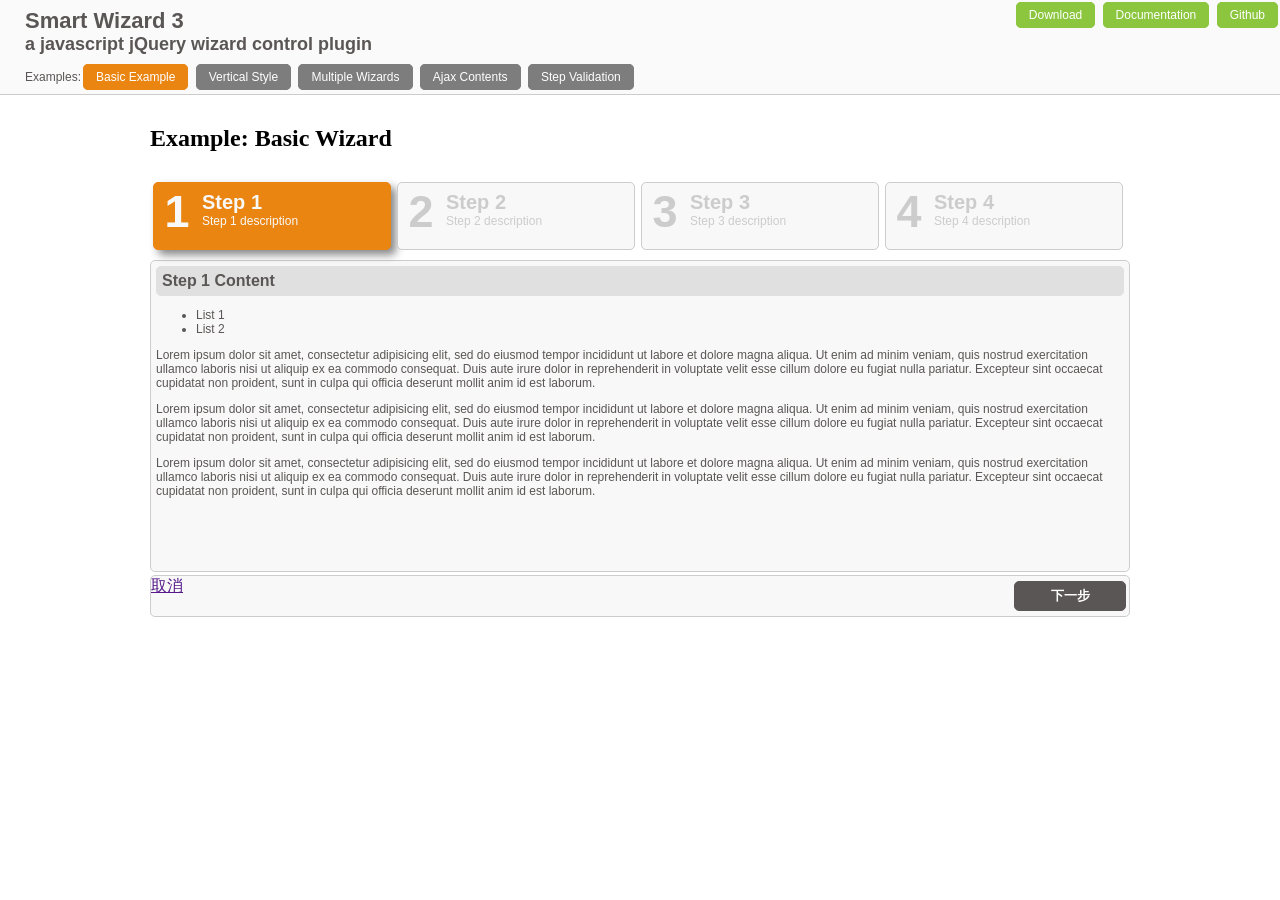
<file: assets/vendors/jQuery-Smart-Wizard/index.htm>
<!DOCTYPE HTML PUBLIC "-//W3C//DTD XHTML 1.0 Transitional//EN" "http://www.w3.org/TR/xhtml1/DTD/xhtml1-transitional.dtd">
<html xmlns="http://www.w3.org/1999/xhtml"><head>
<meta http-equiv="Content-Type" content="text/html; charset=UTF-8">
<title>Smart Wizard 2 - Basic Example  - a javascript jQuery wizard control plugin</title>
<link href="styles/demo_style.css" rel="stylesheet" type="text/css">

<link href="styles/smart_wizard.css" rel="stylesheet" type="text/css">
<script type="text/javascript" src="js/jquery-1.4.2.min.js"></script>
<script type="text/javascript" src="js/jquery.smartWizard.js"></script>

<script type="text/javascript">
    $(document).ready(function(){
    	// Smart Wizard 	
  		$('#wizard').smartWizard();
      
      function onFinishCallback(){
        $('#wizard').smartWizard('showMessage','Finish Clicked');
        //alert('Finish Clicked');
      }     
		});
</script>

</head><body>

<div class="demoHead">   
  <div>
    <div style="float:left;">
      <h1>Smart Wizard 3</h1>
      <h2>a javascript jQuery wizard control plugin</h2>
    </div>
    <div style="float:right;" class="demoNavLinks">
      <a href="https://github.com/mstratman/jQuery-Smart-Wizard/tarball/master" class="btn">Download</a>
      <a href="https://github.com/mstratman/jQuery-Smart-Wizard/blob/master/README.md" class="btn">Documentation</a>
      <a href="https://github.com/mstratman/jQuery-Smart-Wizard" class="btn">Github</a>
    </div>
    <div style="clear:both;"></div>
  </div>

  <div style="margin-top:15px;">
    <div style="float:left"><h3>Examples:</h3></div>
    <div style="float:left" class="demoExampleLinks">
      <a href="index.htm" class="btn selected">Basic Example</a>
      <a href="smartwizard2-vertical.htm" class="btn">Vertical Style</a>
      <a href="smartwizard2-multiple.htm" class="btn">Multiple Wizards</a>
      <a href="smartwizard2-ajax.htm" class="btn">Ajax Contents</a>
      <a href="smartwizard2-validation.htm" class="btn">Step Validation</a>  
    </div>
    <div style="clear:both;"></div>
  </div>

</div>

<table align="center" border="0" cellpadding="0" cellspacing="0">
<tr><td> 
<!-- Smart Wizard -->
        <h2>Example: Basic Wizard</h2> 
  		<div id="wizard" class="swMain">
  			<ul>
  				<li><a href="#step-1">
                <label class="stepNumber">1</label>
                <span class="stepDesc">
                   Step 1<br />
                   <small>Step 1 description</small>
                </span>
            </a></li>
  				<li><a href="#step-2">
                <label class="stepNumber">2</label>
                <span class="stepDesc">
                   Step 2<br />
                   <small>Step 2 description</small>
                </span>
            </a></li>
  				<li><a href="#step-3">
                <label class="stepNumber">3</label>
                <span class="stepDesc">
                   Step 3<br />
                   <small>Step 3 description</small>
                </span>                   
             </a></li>
  				<li><a href="#step-4">
                <label class="stepNumber">4</label>
                <span class="stepDesc">
                   Step 4<br />
                   <small>Step 4 description</small>
                </span>                   
            </a></li>
  			</ul>
  			<div id="step-1">	
            <h2 class="StepTitle">Step 1 Content</h2>
            <ul type="disk">
  				    <li>List 1</li>
  				    <li>List 2</li>
            </ul>
            <p>Lorem ipsum dolor sit amet, consectetur adipisicing elit, 
            sed do eiusmod tempor incididunt ut labore et dolore magna aliqua. Ut enim ad minim veniam, 
            quis nostrud exercitation ullamco laboris nisi ut aliquip ex ea commodo consequat. 
            Duis aute irure dolor in reprehenderit in voluptate velit esse cillum dolore eu fugiat nulla pariatur. 
            Excepteur sint occaecat cupidatat non proident, sunt in culpa qui officia deserunt mollit anim id est laborum.
            </p>
            <p>
            Lorem ipsum dolor sit amet, consectetur adipisicing elit, 
            sed do eiusmod tempor incididunt ut labore et dolore magna aliqua. Ut enim ad minim veniam, 
            quis nostrud exercitation ullamco laboris nisi ut aliquip ex ea commodo consequat. 
            Duis aute irure dolor in reprehenderit in voluptate velit esse cillum dolore eu fugiat nulla pariatur. 
            Excepteur sint occaecat cupidatat non proident, sunt in culpa qui officia deserunt mollit anim id est laborum.
            </p>
            <p>
            Lorem ipsum dolor sit amet, consectetur adipisicing elit, 
            sed do eiusmod tempor incididunt ut labore et dolore magna aliqua. Ut enim ad minim veniam, 
            quis nostrud exercitation ullamco laboris nisi ut aliquip ex ea commodo consequat. 
            Duis aute irure dolor in reprehenderit in voluptate velit esse cillum dolore eu fugiat nulla pariatur. 
            Excepteur sint occaecat cupidatat non proident, sunt in culpa qui officia deserunt mollit anim id est laborum.
            </p>          			
        </div>
  			<div id="step-2">
            <h2 class="StepTitle">Step 2 Content</h2>	
            <p>Lorem ipsum dolor sit amet, consectetur adipisicing elit, 
            sed do eiusmod tempor incididunt ut labore et dolore magna aliqua. Ut enim ad minim veniam, 
            quis nostrud exercitation ullamco laboris nisi ut aliquip ex ea commodo consequat. 
            Duis aute irure dolor in reprehenderit in voluptate velit esse cillum dolore eu fugiat nulla pariatur. 
            Excepteur sint occaecat cupidatat non proident, sunt in culpa qui officia deserunt mollit anim id est laborum.
            </p>
            <p>
            Lorem ipsum dolor sit amet, consectetur adipisicing elit, 
            sed do eiusmod tempor incididunt ut labore et dolore magna aliqua. Ut enim ad minim veniam, 
            quis nostrud exercitation ullamco laboris nisi ut aliquip ex ea commodo consequat. 
            Duis aute irure dolor in reprehenderit in voluptate velit esse cillum dolore eu fugiat nulla pariatur. 
            Excepteur sint occaecat cupidatat non proident, sunt in culpa qui officia deserunt mollit anim id est laborum.
            </p>
            <p>
            Lorem ipsum dolor sit amet, consectetur adipisicing elit, 
            sed do eiusmod tempor incididunt ut labore et dolore magna aliqua. Ut enim ad minim veniam, 
            quis nostrud exercitation ullamco laboris nisi ut aliquip ex ea commodo consequat. 
            Duis aute irure dolor in reprehenderit in voluptate velit esse cillum dolore eu fugiat nulla pariatur. 
            Excepteur sint occaecat cupidatat non proident, sunt in culpa qui officia deserunt mollit anim id est laborum.
            </p> 
            <p>
            Lorem ipsum dolor sit amet, consectetur adipisicing elit, 
            sed do eiusmod tempor incididunt ut labore et dolore magna aliqua. Ut enim ad minim veniam, 
            quis nostrud exercitation ullamco laboris nisi ut aliquip ex ea commodo consequat. 
            Duis aute irure dolor in reprehenderit in voluptate velit esse cillum dolore eu fugiat nulla pariatur. 
            Excepteur sint occaecat cupidatat non proident, sunt in culpa qui officia deserunt mollit anim id est laborum.
            </p>          
        </div>                      
  			<div id="step-3">
            <h2 class="StepTitle">Step 3 Content</h2>	
            <p>Lorem ipsum dolor sit amet, consectetur adipisicing elit, 
            sed do eiusmod tempor incididunt ut labore et dolore magna aliqua. Ut enim ad minim veniam, 
            quis nostrud exercitation ullamco laboris nisi ut aliquip ex ea commodo consequat. 
            Duis aute irure dolor in reprehenderit in voluptate velit esse cillum dolore eu fugiat nulla pariatur. 
            Excepteur sint occaecat cupidatat non proident, sunt in culpa qui officia deserunt mollit anim id est laborum.
            </p>
            <p>
            Lorem ipsum dolor sit amet, consectetur adipisicing elit, 
            sed do eiusmod tempor incididunt ut labore et dolore magna aliqua. Ut enim ad minim veniam, 
            quis nostrud exercitation ullamco laboris nisi ut aliquip ex ea commodo consequat. 
            Duis aute irure dolor in reprehenderit in voluptate velit esse cillum dolore eu fugiat nulla pariatur. 
            Excepteur sint occaecat cupidatat non proident, sunt in culpa qui officia deserunt mollit anim id est laborum.
            </p>               				          
        </div>
  			<div id="step-4">
            <h2 class="StepTitle">Step 4 Content</h2>	
            <p>Lorem ipsum dolor sit amet, consectetur adipisicing elit, 
            sed do eiusmod tempor incididunt ut labore et dolore magna aliqua. Ut enim ad minim veniam, 
            quis nostrud exercitation ullamco laboris nisi ut aliquip ex ea commodo consequat. 
            Duis aute irure dolor in reprehenderit in voluptate velit esse cillum dolore eu fugiat nulla pariatur. 
            Excepteur sint occaecat cupidatat non proident, sunt in culpa qui officia deserunt mollit anim id est laborum.
            </p>
            <p>
            Lorem ipsum dolor sit amet, consectetur adipisicing elit, 
            sed do eiusmod tempor incididunt ut labore et dolore magna aliqua. Ut enim ad minim veniam, 
            quis nostrud exercitation ullamco laboris nisi ut aliquip ex ea commodo consequat. 
            Duis aute irure dolor in reprehenderit in voluptate velit esse cillum dolore eu fugiat nulla pariatur. 
            Excepteur sint occaecat cupidatat non proident, sunt in culpa qui officia deserunt mollit anim id est laborum.
            </p>
            <p>
            Lorem ipsum dolor sit amet, consectetur adipisicing elit, 
            sed do eiusmod tempor incididunt ut labore et dolore magna aliqua. Ut enim ad minim veniam, 
            quis nostrud exercitation ullamco laboris nisi ut aliquip ex ea commodo consequat. 
            Duis aute irure dolor in reprehenderit in voluptate velit esse cillum dolore eu fugiat nulla pariatur. 
            Excepteur sint occaecat cupidatat non proident, sunt in culpa qui officia deserunt mollit anim id est laborum.
            </p>                			
        </div>
  		</div>
<!-- End SmartWizard Content -->  		
 		
</td></tr>
</table>
    		
</body>
</html>
</file>
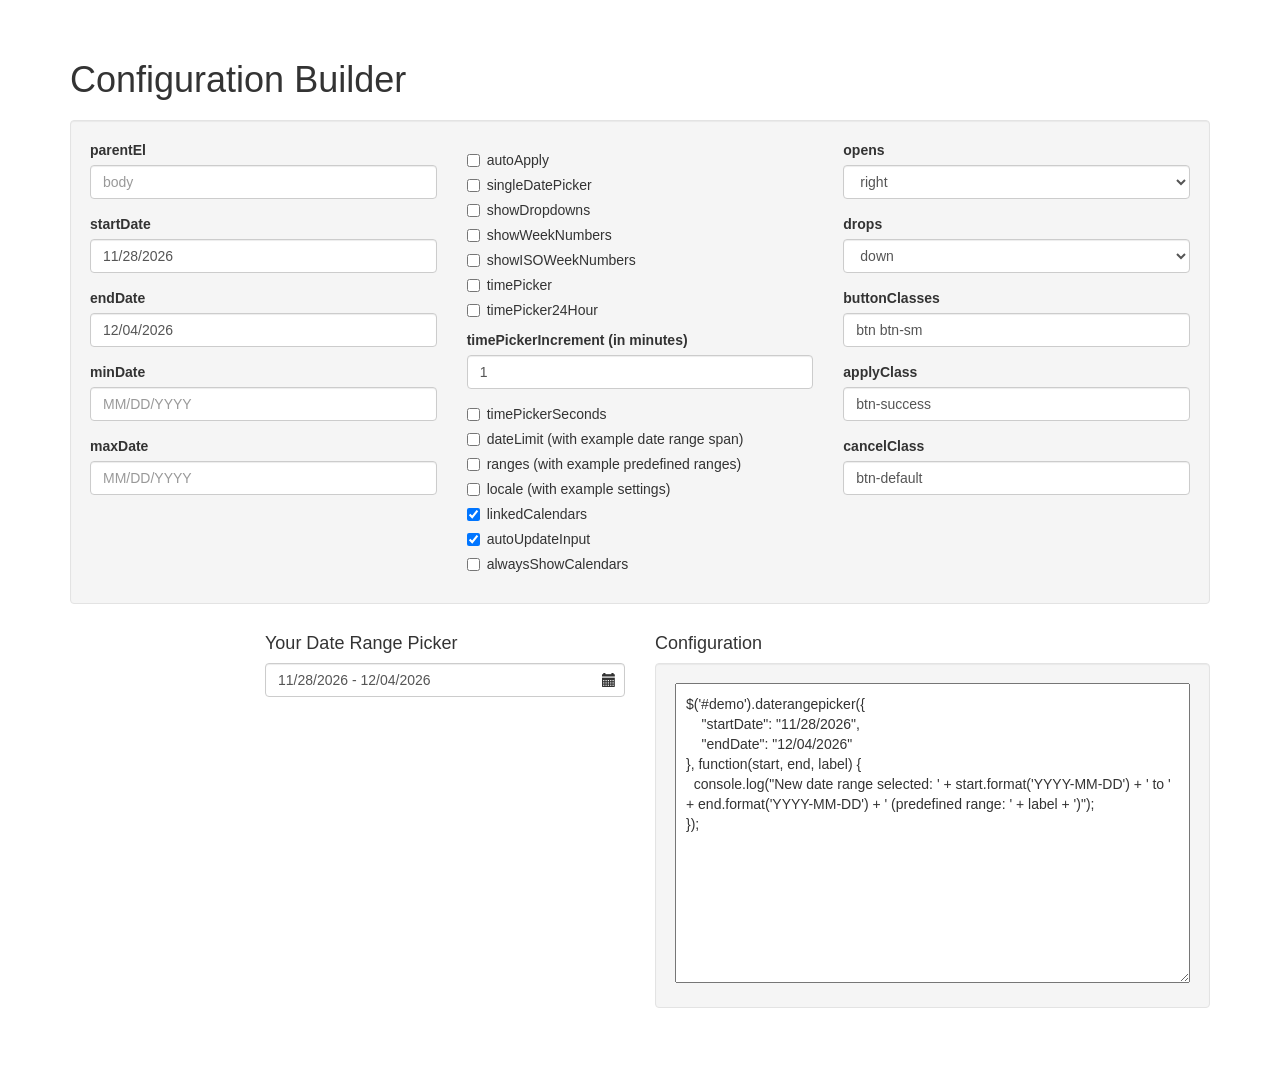
<file: assets/vendors/bootstrap-daterangepicker/example/amd/index.html>
<!DOCTYPE html>
<html dir="ltr" lang="en-US">
   <head>
      <meta charset="UTF-8" />
      <title>A date range picker for Bootstrap</title>
      <link href="http://netdna.bootstrapcdn.com/bootstrap/3.3.2/css/bootstrap.min.css" rel="stylesheet">
      <link rel="stylesheet" type="text/css" media="all" href="../../daterangepicker.css" />
      <style type="text/css">
      .demo { position: relative; }
      .demo i {
        position: absolute; bottom: 10px; right: 24px; top: auto; cursor: pointer;
      }
      </style>
   </head>
   <body style="margin: 60px 0">

      <div class="container">

        <h1 style="margin: 0 0 20px 0">Configuration Builder</h1>

        <div class="well configurator">

          <form>
          <div class="row">

            <div class="col-md-4">

              <div class="form-group">
                <label for="parentEl">parentEl</label>
                <input type="text" class="form-control" id="parentEl" value="" placeholder="body">
              </div>

              <div class="form-group">
                <label for="startDate">startDate</label>
                <input type="text" class="form-control" id="startDate" value="07/01/2015">
              </div>

              <div class="form-group">
                <label for="endDate">endDate</label>
                <input type="text" class="form-control" id="endDate" value="07/15/2015">
              </div>

              <div class="form-group">
                <label for="minDate">minDate</label>
                <input type="text" class="form-control" id="minDate" value="" placeholder="MM/DD/YYYY">
              </div>

              <div class="form-group">
                <label for="maxDate">maxDate</label>
                <input type="text" class="form-control" id="maxDate" value="" placeholder="MM/DD/YYYY">
              </div>

            </div>
            <div class="col-md-4">

              <div class="checkbox">
                <label>
                  <input type="checkbox" id="autoApply"> autoApply
                </label>
              </div>

              <div class="checkbox">
                <label>
                  <input type="checkbox" id="singleDatePicker"> singleDatePicker
                </label>
              </div>

              <div class="checkbox">
                <label>
                  <input type="checkbox" id="showDropdowns"> showDropdowns
                </label>
              </div>

              <div class="checkbox">
                <label>
                  <input type="checkbox" id="showWeekNumbers"> showWeekNumbers
                </label>
              </div>

              <div class="checkbox">
                <label>
                  <input type="checkbox" id="showISOWeekNumbers"> showISOWeekNumbers
                </label>
              </div>

              <div class="checkbox">
                <label>
                  <input type="checkbox" id="timePicker"> timePicker
                </label>
              </div>

              <div class="checkbox">
                <label>
                  <input type="checkbox" id="timePicker24Hour"> timePicker24Hour
                </label>
              </div>

              <div class="form-group">
                <label for="timePickerIncrement">timePickerIncrement (in minutes)</label>
                <input type="text" class="form-control" id="timePickerIncrement" value="1">
              </div>

              <div class="checkbox">
                <label>
                  <input type="checkbox" id="timePickerSeconds"> timePickerSeconds
                </label>
              </div>

              <div class="checkbox">
                <label>
                  <input type="checkbox" id="dateLimit"> dateLimit (with example date range span)
                </label>
              </div>

              <div class="checkbox">
                <label>
                  <input type="checkbox" id="ranges"> ranges (with example predefined ranges)
                </label>
              </div>

              <div class="checkbox">
                <label>
                  <input type="checkbox" id="locale"> locale (with example settings)
                </label>
              </div>

              <div class="checkbox">
                <label>
                  <input type="checkbox" id="linkedCalendars" checked="checked"> linkedCalendars
                </label>
              </div>

              <div class="checkbox">
                <label>
                  <input type="checkbox" id="autoUpdateInput" checked="checked"> autoUpdateInput
                </label>
              </div>

              <div class="checkbox">
                <label>
                  <input type="checkbox" id="alwaysShowCalendars"> alwaysShowCalendars
                </label>
              </div>

            </div>
            <div class="col-md-4">

              <div class="form-group">
                <label for="opens">opens</label>
                <select id="opens" class="form-control">
                  <option value="right" selected>right</option>
                  <option value="left">left</option>
                  <option value="center">center</option>
                </select>
              </div>

              <div class="form-group">
                <label for="drops">drops</label>
                <select id="drops" class="form-control">
                  <option value="down" selected>down</option>
                  <option value="up">up</option>
                </select>
              </div>

              <div class="form-group">
                <label for="buttonClasses">buttonClasses</label>
                <input type="text" class="form-control" id="buttonClasses" value="btn btn-sm">
              </div>

              <div class="form-group">
                <label for="applyClass">applyClass</label>
                <input type="text" class="form-control" id="applyClass" value="btn-success">
              </div>

              <div class="form-group">
                <label for="cancelClass">cancelClass</label>
                <input type="text" class="form-control" id="cancelClass" value="btn-default">
              </div>

            </div>

          </div>
          </form>

        </div>

        <div class="row">

          <div class="col-md-4 col-md-offset-2 demo">
            <h4>Your Date Range Picker</h4>
            <input type="text" id="config-demo" class="form-control">
            <i class="glyphicon glyphicon-calendar fa fa-calendar"></i>
          </div>

          <div class="col-md-6">
            <h4>Configuration</h4>

            <div class="well">
              <textarea id="config-text" style="height: 300px; width: 100%; padding: 10px"></textarea>
            </div>
          </div>

        </div>

      </div>


      <script type="text/javascript" src="require.js" data-main="main.js"></script>
   </body>
</html>
</file>
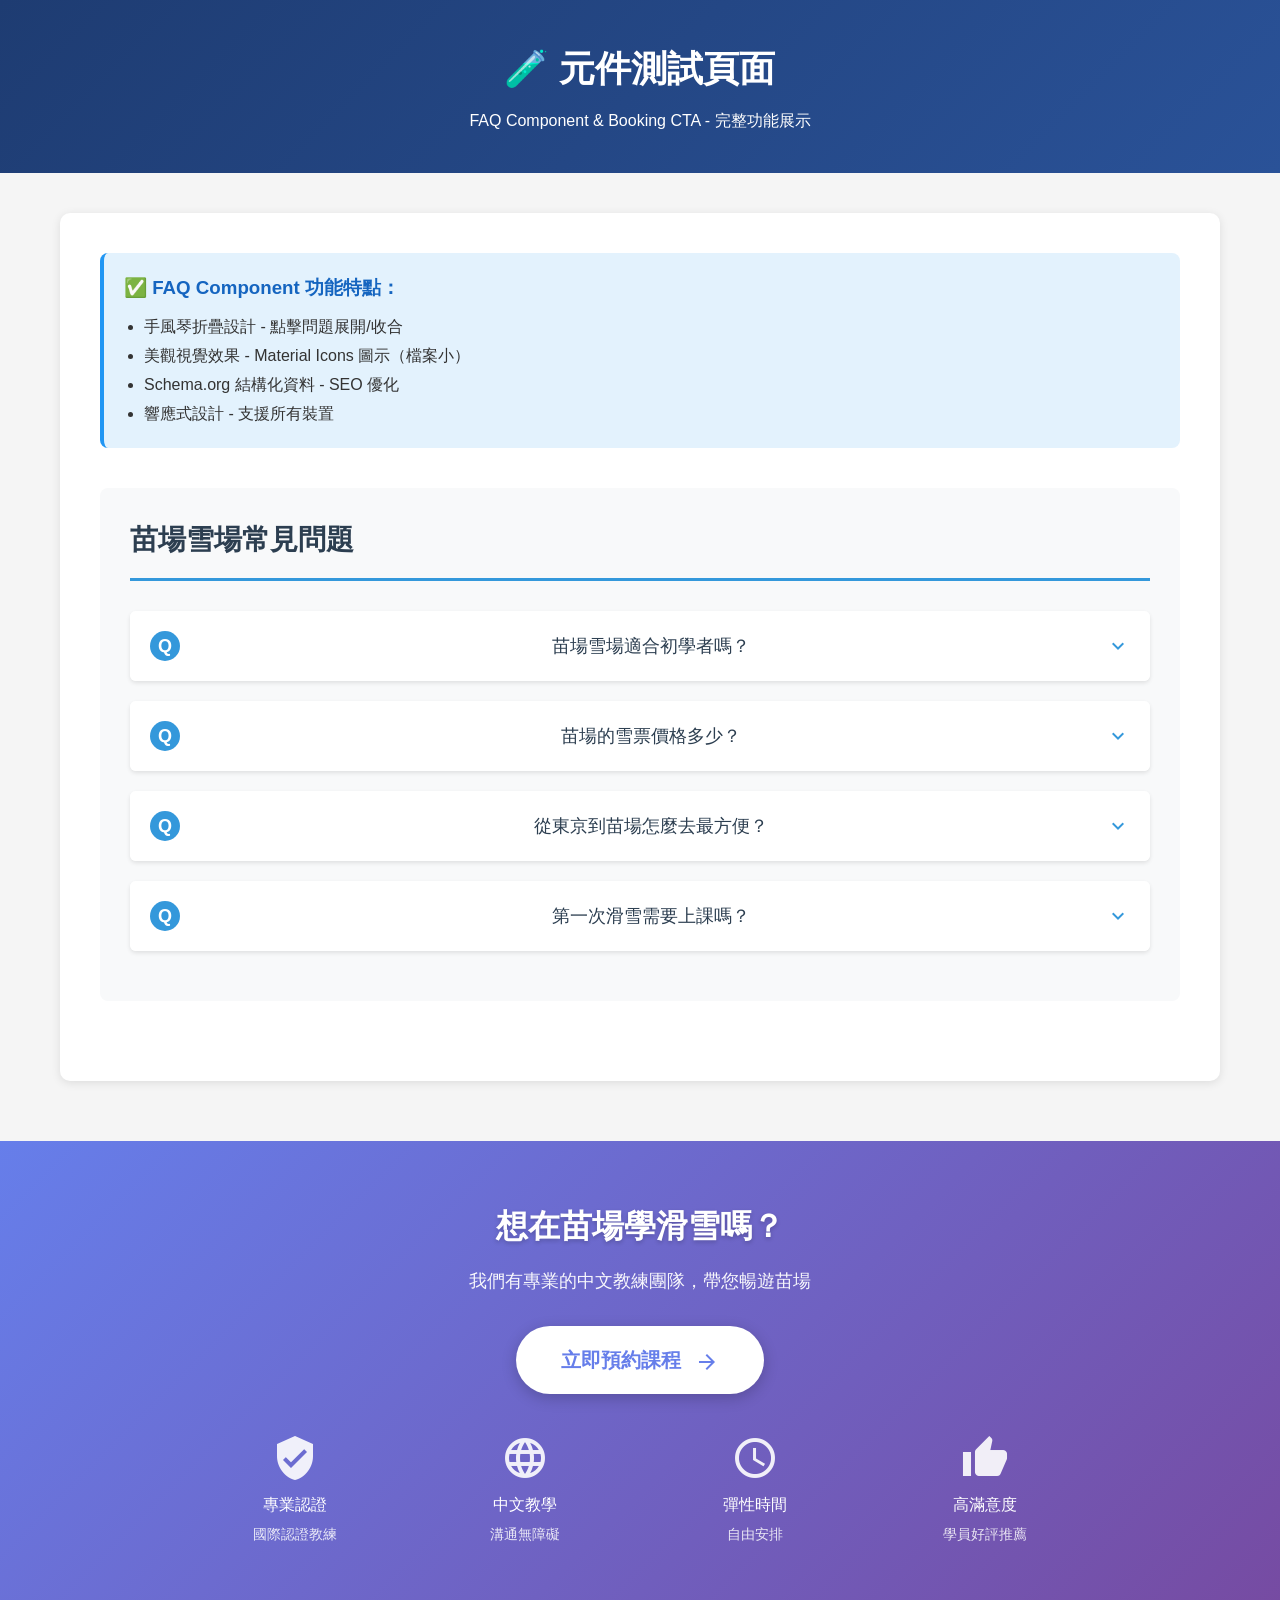
<file: test_components.html>
<!DOCTYPE html>
<html lang="zh-TW">
<head>
    <meta charset="UTF-8">
    <meta name="viewport" content="width=device-width, initial-scale=1.0">
    <title>元件測試 - FAQ & Booking CTA</title>
    <link href="https://fonts.googleapis.com/icon?family=Material+Icons" rel="stylesheet">
    <style>
        * { margin: 0; padding: 0; box-sizing: border-box; }
        body {
            font-family: -apple-system, BlinkMacSystemFont, "Segoe UI", Roboto, "Microsoft JhengHei", sans-serif;
            line-height: 1.6; color: #333; background: #f5f5f5;
        }
        .test-header {
            background: linear-gradient(135deg, #1e3c72 0%, #2a5298 100%);
            color: white; padding: 40px 20px; text-align: center;
        }
        .test-header h1 { font-size: 36px; margin-bottom: 10px; }
        .container { max-width: 1200px; margin: 0 auto; padding: 0 20px; }

        /* FAQ Section Styles */
        .faq-section { margin: 40px 0; padding: 30px; background: #f8f9fa; border-radius: 8px; }
        .faq-section h3 { color: #2c3e50; font-size: 28px; margin-bottom: 30px;
                          padding-bottom: 15px; border-bottom: 3px solid #3498db; }
        .faq-item { margin-bottom: 20px; background: white; border-radius: 6px;
                    box-shadow: 0 2px 4px rgba(0,0,0,0.1); overflow: hidden;
                    transition: box-shadow 0.3s ease; }
        .faq-item:hover { box-shadow: 0 4px 8px rgba(0,0,0,0.15); }
        .faq-question {
            padding: 20px; cursor: pointer; display: flex;
            justify-content: space-between; align-items: center;
            font-weight: 500; font-size: 18px; color: #2c3e50;
            background: white; transition: background-color 0.3s ease;
        }
        .faq-question:hover { background: #ecf0f1; }
        .faq-question::before {
            content: "Q"; display: inline-block; width: 30px; height: 30px;
            line-height: 30px; text-align: center; background: #3498db;
            color: white; border-radius: 50%; margin-right: 15px;
            font-weight: bold; flex-shrink: 0;
        }
        .faq-icon { font-size: 24px; color: #3498db;
                    transition: transform 0.3s ease; flex-shrink: 0; }
        .faq-item.active .faq-icon { transform: rotate(180deg); }
        .faq-answer {
            max-height: 0; overflow: hidden;
            transition: max-height 0.3s ease, padding 0.3s ease;
            padding: 0 20px;
        }
        .faq-item.active .faq-answer { max-height: 1000px; padding: 0 20px 20px 65px; }
        .faq-answer p { line-height: 1.8; color: #555; margin: 10px 0; }

        /* Booking CTA Styles */
        .booking-cta {
            background: linear-gradient(135deg, #667eea 0%, #764ba2 100%);
            padding: 60px 20px; margin: 60px 0 0 0; text-align: center; color: white;
        }
        .booking-cta-title {
            font-size: 32px; font-weight: bold; margin-bottom: 15px;
            text-shadow: 0 2px 4px rgba(0,0,0,0.2);
        }
        .booking-cta-subtitle { font-size: 18px; margin-bottom: 30px; opacity: 0.95; }
        .booking-cta-button {
            display: inline-block; padding: 18px 45px; background: white;
            color: #667eea; font-size: 20px; font-weight: bold;
            border-radius: 50px; text-decoration: none;
            transition: all 0.3s ease; box-shadow: 0 4px 15px rgba(0,0,0,0.2);
        }
        .booking-cta-button:hover {
            transform: translateY(-3px); box-shadow: 0 6px 20px rgba(0,0,0,0.3);
            color: #764ba2;
        }
        .booking-cta-features {
            margin-top: 40px; display: flex; justify-content: center;
            flex-wrap: wrap; gap: 30px;
        }
        .booking-cta-feature { flex: 0 1 200px; text-align: center; }
        .booking-cta-feature i { font-size: 48px; margin-bottom: 10px; opacity: 0.9; }
        .booking-cta-feature-title { font-size: 16px; font-weight: 500; margin-bottom: 5px; }
        .booking-cta-feature-desc { font-size: 14px; opacity: 0.85; }

        .test-section {
            background: white; margin: 40px auto; padding: 40px;
            border-radius: 10px; box-shadow: 0 2px 10px rgba(0,0,0,0.1);
        }
        .test-description {
            background: #e3f2fd; padding: 20px; border-radius: 8px;
            margin-bottom: 30px; border-left: 4px solid #2196f3;
        }
        .test-description h3 { color: #1565c0; margin-bottom: 10px; }
        .test-description ul { margin-left: 20px; line-height: 1.8; }
    </style>
</head>
<body>
    <div class="test-header">
        <h1>🧪 元件測試頁面</h1>
        <p>FAQ Component & Booking CTA - 完整功能展示</p>
    </div>

    <div class="container">
        <div class="test-section">
            <div class="test-description">
                <h3>✅ FAQ Component 功能特點：</h3>
                <ul>
                    <li>手風琴折疊設計 - 點擊問題展開/收合</li>
                    <li>美觀視覺效果 - Material Icons 圖示（檔案小）</li>
                    <li>Schema.org 結構化資料 - SEO 優化</li>
                    <li>響應式設計 - 支援所有裝置</li>
                </ul>
            </div>

            <div class="faq-section">
                <h3>苗場雪場常見問題</h3>

                <div class="faq-item">
                    <div class="faq-question">
                        <span>苗場雪場適合初學者嗎？</span>
                        <i class="material-icons faq-icon">expand_more</i>
                    </div>
                    <div class="faq-answer">
                        <p>非常適合！苗場有專門的初學者區域，坡度平緩，設施完善。我們的教練會根據您的程度安排適合的練習場地。</p>
                    </div>
                </div>

                <div class="faq-item">
                    <div class="faq-question">
                        <span>苗場的雪票價格多少？</span>
                        <i class="material-icons faq-icon">expand_more</i>
                    </div>
                    <div class="faq-answer">
                        <p>成人一日券約 6,200 日圓，多日券有優惠。建議提前在官網或透過 SKIDIY 購買，可享折扣價格。</p>
                    </div>
                </div>

                <div class="faq-item">
                    <div class="faq-question">
                        <span>從東京到苗場怎麼去最方便？</span>
                        <i class="material-icons faq-icon">expand_more</i>
                    </div>
                    <div class="faq-answer">
                        <p>搭乘新幹線到越後湯澤站，再轉乘接駁巴士約 40 分鐘。也可選擇直達巴士，從新宿出發約 3.5 小時。</p>
                    </div>
                </div>

                <div class="faq-item">
                    <div class="faq-question">
                        <span>第一次滑雪需要上課嗎？</span>
                        <i class="material-icons faq-icon">expand_more</i>
                    </div>
                    <div class="faq-answer">
                        <p>強烈建議！專業教練可以幫助您學習正確姿勢、快速掌握基本技巧、建立信心享受滑雪樂趣。</p>
                    </div>
                </div>
            </div>
        </div>
    </div>

    <div class="booking-cta">
        <div class="container">
            <h2 class="booking-cta-title">想在苗場學滑雪嗎？</h2>
            <p class="booking-cta-subtitle">我們有專業的中文教練團隊，帶您暢遊苗場</p>
            <a href="/schedule.php?f=p&p=naeba" class="booking-cta-button">
                立即預約課程 <i class="material-icons" style="vertical-align: middle; margin-left: 8px;">arrow_forward</i>
            </a>

            <div class="booking-cta-features">
                <div class="booking-cta-feature">
                    <i class="material-icons">verified_user</i>
                    <div class="booking-cta-feature-title">專業認證</div>
                    <div class="booking-cta-feature-desc">國際認證教練</div>
                </div>
                <div class="booking-cta-feature">
                    <i class="material-icons">language</i>
                    <div class="booking-cta-feature-title">中文教學</div>
                    <div class="booking-cta-feature-desc">溝通無障礙</div>
                </div>
                <div class="booking-cta-feature">
                    <i class="material-icons">schedule</i>
                    <div class="booking-cta-feature-title">彈性時間</div>
                    <div class="booking-cta-feature-desc">自由安排</div>
                </div>
                <div class="booking-cta-feature">
                    <i class="material-icons">thumb_up</i>
                    <div class="booking-cta-feature-title">高滿意度</div>
                    <div class="booking-cta-feature-desc">學員好評推薦</div>
                </div>
            </div>
        </div>
    </div>

    <script>
        // FAQ accordion functionality
        document.addEventListener('DOMContentLoaded', function() {
            const faqItems = document.querySelectorAll('.faq-item');

            faqItems.forEach(item => {
                const question = item.querySelector('.faq-question');

                question.addEventListener('click', function() {
                    item.classList.toggle('active');
                });
            });

            console.log('✅ FAQ Component loaded');
            console.log('✅ Booking CTA loaded');
            console.log('📊 Total FAQ items:', faqItems.length);
        });
    </script>
</body>
</html>
</file>
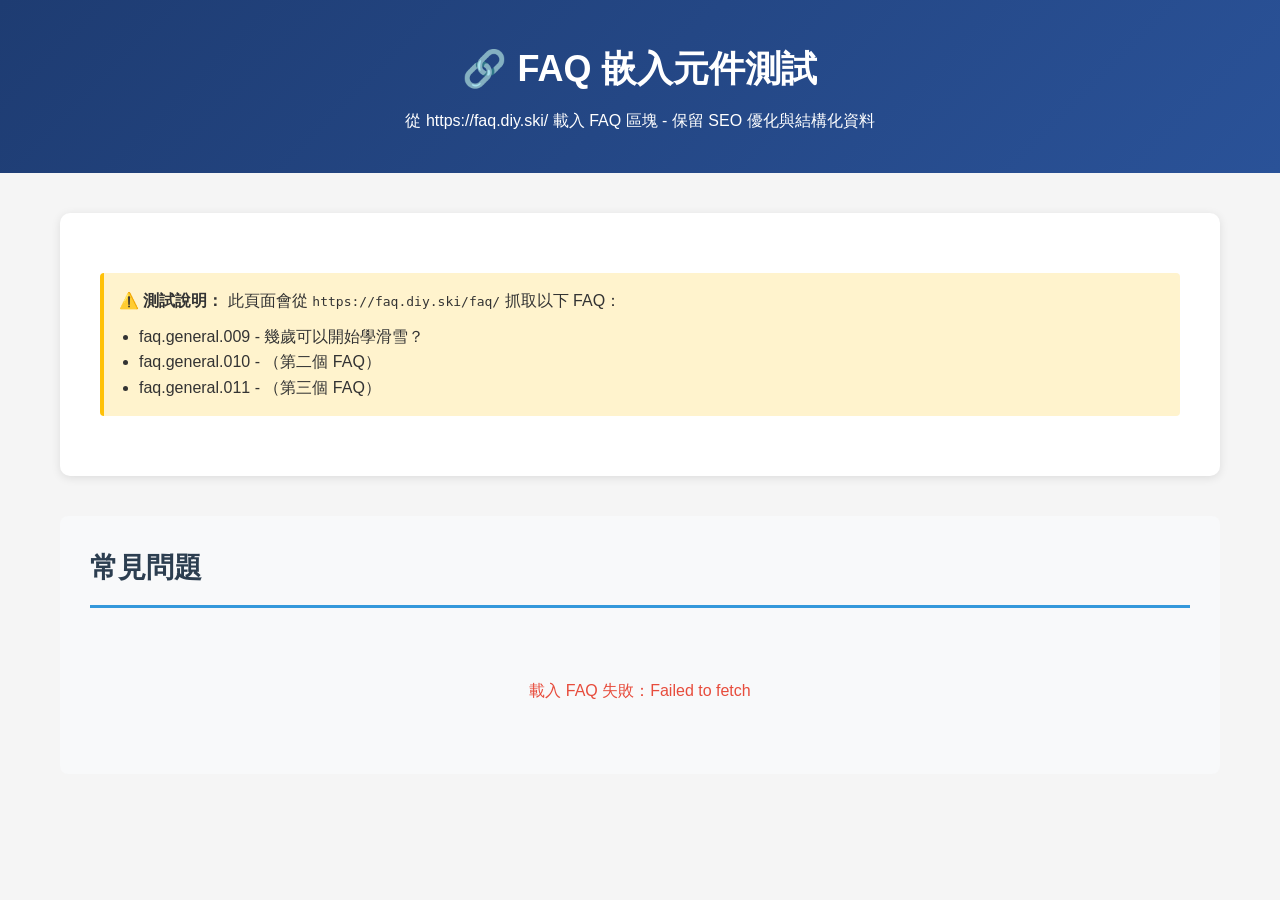
<file: test_faq_embed.html>
<!DOCTYPE html>
<html lang="zh-TW">
<head>
    <meta charset="UTF-8">
    <meta name="viewport" content="width=device-width, initial-scale=1.0">
    <title>FAQ 嵌入測試 - 從 faq.diy.ski 載入</title>
    <link href="https://fonts.googleapis.com/icon?family=Material+Icons" rel="stylesheet">
    <style>
        * { margin: 0; padding: 0; box-sizing: border-box; }
        body {
            font-family: -apple-system, BlinkMacSystemFont, "Segoe UI", Roboto, "Microsoft JhengHei", sans-serif;
            line-height: 1.6; color: #333; background: #f5f5f5;
        }
        .test-header {
            background: linear-gradient(135deg, #1e3c72 0%, #2a5298 100%);
            color: white; padding: 40px 20px; text-align: center;
        }
        .test-header h1 { font-size: 36px; margin-bottom: 10px; }
        .container { max-width: 1200px; margin: 0 auto; padding: 0 20px; }

        .faq-embed-container {
            margin: 40px 0; background: #f8f9fa;
            border-radius: 8px; padding: 30px;
        }
        .faq-embed-header {
            color: #2c3e50; font-size: 28px; margin-bottom: 30px;
            padding-bottom: 15px; border-bottom: 3px solid #3498db;
        }
        .faq-embed-item {
            margin-bottom: 20px; background: white; border-radius: 6px;
            box-shadow: 0 2px 4px rgba(0,0,0,0.1); overflow: hidden;
            transition: box-shadow 0.3s ease;
        }
        .faq-embed-item:hover { box-shadow: 0 4px 8px rgba(0,0,0,0.15); }
        .faq-embed-badge {
            display: inline-block; background: #e3f2fd; color: #1565c0;
            padding: 8px 16px; margin: 15px 0 0 20px; border-radius: 12px; font-size: 14px;
        }
        .faq-embed-question {
            padding: 20px; cursor: pointer; display: flex;
            justify-content: space-between; align-items: center;
            font-weight: 500; font-size: 18px; color: #2c3e50;
            transition: background-color 0.3s ease;
        }
        .faq-embed-question:hover { background: #ecf0f1; }
        .faq-embed-question::before {
            content: "Q"; display: inline-block; width: 30px; height: 30px;
            line-height: 30px; text-align: center; background: #3498db;
            color: white; border-radius: 50%; margin-right: 15px;
            font-weight: bold; flex-shrink: 0;
        }
        .faq-embed-icon {
            font-size: 24px; color: #3498db;
            transition: transform 0.3s ease; flex-shrink: 0;
        }
        .faq-embed-item.active .faq-embed-icon { transform: rotate(180deg); }
        .faq-embed-answer {
            max-height: 0; overflow: hidden;
            transition: max-height 0.3s ease, padding 0.3s ease;
            padding: 0 20px;
        }
        .faq-embed-item.active .faq-embed-answer {
            max-height: 2000px; padding: 0 20px 20px 65px;
        }
        .faq-embed-answer p { line-height: 1.8; color: #555; margin: 10px 0; }
        .faq-embed-link {
            display: inline-block; margin-top: 10px; color: #3498db;
            text-decoration: none; font-size: 14px;
        }
        .faq-embed-link:hover { text-decoration: underline; }
        .faq-embed-loading {
            text-align: center; padding: 40px; color: #999;
        }
        .test-section {
            background: white; margin: 40px auto; padding: 40px;
            border-radius: 10px; box-shadow: 0 2px 10px rgba(0,0,0,0.1);
        }
        .highlight-box {
            background: #fff3cd; border-left: 4px solid #ffc107;
            padding: 15px; margin: 20px 0; border-radius: 4px;
        }
    </style>
</head>
<body>
    <div class="test-header">
        <h1>🔗 FAQ 嵌入元件測試</h1>
        <p>從 https://faq.diy.ski/ 載入 FAQ 區塊 - 保留 SEO 優化與結構化資料</p>
    </div>

    <div class="container">
        <div class="test-section">
            <div class="highlight-box">
                <strong>⚠️ 測試說明：</strong> 此頁面會從 <code>https://faq.diy.ski/faq/</code> 抓取以下 FAQ：
                <ul style="margin-top: 10px; margin-left: 20px;">
                    <li>faq.general.009 - 幾歲可以開始學滑雪？</li>
                    <li>faq.general.010 - （第二個 FAQ）</li>
                    <li>faq.general.011 - （第三個 FAQ）</li>
                </ul>
            </div>
        </div>

        <div class="faq-embed-container">
            <h3 class="faq-embed-header">常見問題</h3>
            <div id="faq-embed-content" class="faq-embed-loading">
                載入中...
            </div>
        </div>
    </div>

    <script>
    (async function() {
        const faqIds = ['faq.general.009', 'faq.general.010', 'faq.general.011'];
        const lang = 'zh';
        const faqBaseUrl = 'https://faq.diy.ski/faq';

        const container = document.getElementById('faq-embed-content');

        try {
            const faqs = await Promise.all(
                faqIds.map(id => fetchFAQData(id, lang))
            );

            renderFAQs(faqs);
            attachEventListeners();
        } catch (error) {
            console.error('Failed to load FAQs:', error);
            container.innerHTML = '<p style="color: #e74c3c;">載入 FAQ 失敗：' + error.message + '</p>';
        }

        async function fetchFAQData(faqId, lang) {
            const url = `${faqBaseUrl}/${faqId}-${lang}.html`;
            console.log('Fetching:', url);

            const response = await fetch(url);

            if (!response.ok) {
                throw new Error(`Failed to fetch ${faqId}: ${response.status}`);
            }

            const html = await response.text();
            const parser = new DOMParser();
            const doc = parser.parseFromString(html, 'text/html');

            const question = doc.querySelector('h1')?.textContent || '';
            const badge = doc.querySelector('.badge')?.textContent || '';
            const mainAnswer = doc.querySelector('.faq-content p')?.innerHTML || '';
            const faqUrl = `${faqBaseUrl}/${faqId}?lang=${lang}`;

            const ldJson = doc.querySelector('script[type="application/ld+json"]');
            let schemaData = null;
            if (ldJson) {
                try {
                    schemaData = JSON.parse(ldJson.textContent);
                } catch (e) {
                    console.warn('Failed to parse ld+json for', faqId);
                }
            }

            console.log('✅ Loaded FAQ:', faqId, question);

            return {
                id: faqId,
                question,
                answer: mainAnswer,
                badge,
                url: faqUrl,
                schemaData
            };
        }

        function renderFAQs(faqs) {
            const html = faqs.map((faq, index) => `
                <div class="faq-embed-item" data-faq-index="${index}">
                    ${faq.badge ? `<div class="faq-embed-badge">${escapeHtml(faq.badge)}</div>` : ''}
                    <div class="faq-embed-question">
                        <span>${escapeHtml(faq.question)}</span>
                        <i class="material-icons faq-embed-icon">expand_more</i>
                    </div>
                    <div class="faq-embed-answer">
                        <div>${faq.answer}</div>
                        <a href="${faq.url}" class="faq-embed-link" target="_blank" rel="noopener">
                            查看完整說明 →
                        </a>
                    </div>
                </div>
            `).join('');

            container.innerHTML = html;
            injectSchemaData(faqs);
        }

        function attachEventListeners() {
            const faqItems = container.querySelectorAll('.faq-embed-item');
            faqItems.forEach(item => {
                const question = item.querySelector('.faq-embed-question');
                question.addEventListener('click', function() {
                    item.classList.toggle('active');
                });
            });
        }

        function injectSchemaData(faqs) {
            const validSchemas = faqs.map(faq => faq.schemaData).filter(Boolean);

            if (validSchemas.length === 0) return;

            const combinedSchema = {
                "@context": "https://schema.org",
                "@type": "FAQPage",
                "mainEntity": validSchemas.flatMap(schema =>
                    schema.mainEntity || []
                )
            };

            const script = document.createElement('script');
            script.type = 'application/ld+json';
            script.textContent = JSON.stringify(combinedSchema);
            document.head.appendChild(script);

            console.log('✅ Injected Schema.org FAQPage data:', combinedSchema.mainEntity.length, 'questions');
            console.log('Schema data:', combinedSchema);
        }

        function escapeHtml(text) {
            const div = document.createElement('div');
            div.textContent = text;
            return div.innerHTML;
        }
    })();

    // 檢查 Schema.org 資料是否成功注入
    setTimeout(() => {
        const schemas = document.querySelectorAll('script[type="application/ld+json"]');
        console.log('📊 Total Schema.org scripts found:', schemas.length);
        schemas.forEach((script, index) => {
            try {
                const data = JSON.parse(script.textContent);
                console.log(`Schema ${index + 1}:`, data);
            } catch (e) {
                console.warn(`Failed to parse schema ${index + 1}`);
            }
        });
    }, 3000);
    </script>
</body>
</html>
</file>
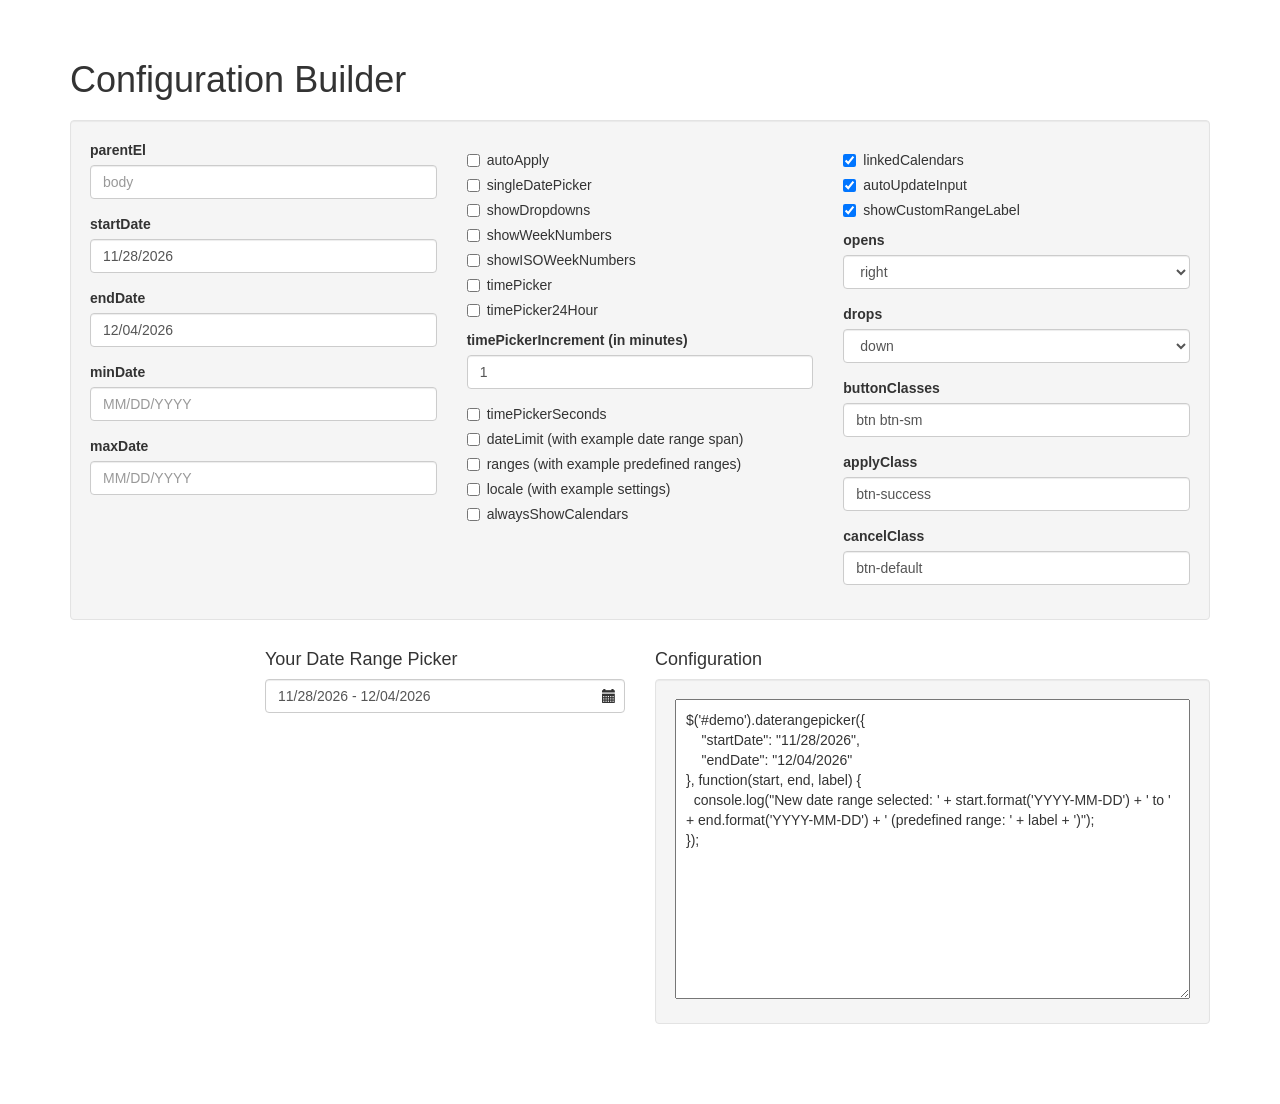
<file: assets/vendors/bootstrap-daterangepicker/demo.html>
<!DOCTYPE html>
<html dir="ltr" lang="en-US">
   <head>
      <meta charset="UTF-8" />
      <title>A date range picker for Bootstrap</title>
      <link href="http://netdna.bootstrapcdn.com/bootstrap/3.3.2/css/bootstrap.min.css" rel="stylesheet">
      <link rel="stylesheet" type="text/css" media="all" href="daterangepicker.css" />
      <script type="text/javascript" src="https://code.jquery.com/jquery-1.11.3.min.js"></script>
      <script type="text/javascript" src="http://netdna.bootstrapcdn.com/bootstrap/3.3.2/js/bootstrap.min.js"></script>
      <script type="text/javascript" src="moment.js"></script>
      <script type="text/javascript" src="daterangepicker.js"></script>

    <!-- HTML5 shim and Respond.js IE8 support of HTML5 elements and media queries -->
    <!--[if lt IE 9]>
      <script src="https://oss.maxcdn.com/libs/html5shiv/3.7.0/html5shiv.js"></script>
      <script src="https://oss.maxcdn.com/libs/respond.js/1.4.2/respond.min.js"></script>
    <![endif]-->
   </head>
   <body style="margin: 60px 0">

      <div class="container">

        <h1 style="margin: 0 0 20px 0">Configuration Builder</h1>

        <div class="well configurator">
           
          <form>
          <div class="row">

            <div class="col-md-4">

              <div class="form-group">
                <label for="parentEl">parentEl</label>
                <input type="text" class="form-control" id="parentEl" value="" placeholder="body">
              </div>

              <div class="form-group">
                <label for="startDate">startDate</label>
                <input type="text" class="form-control" id="startDate" value="07/01/2015">
              </div>

              <div class="form-group">
                <label for="endDate">endDate</label>
                <input type="text" class="form-control" id="endDate" value="07/15/2015">
              </div>

              <div class="form-group">
                <label for="minDate">minDate</label>
                <input type="text" class="form-control" id="minDate" value="" placeholder="MM/DD/YYYY">
              </div>

              <div class="form-group">
                <label for="maxDate">maxDate</label>
                <input type="text" class="form-control" id="maxDate" value="" placeholder="MM/DD/YYYY">
              </div>

            </div>
            <div class="col-md-4">

              <div class="checkbox">
                <label>
                  <input type="checkbox" id="autoApply"> autoApply
                </label>
              </div>

              <div class="checkbox">
                <label>
                  <input type="checkbox" id="singleDatePicker"> singleDatePicker
                </label>
              </div>

              <div class="checkbox">
                <label>
                  <input type="checkbox" id="showDropdowns"> showDropdowns
                </label>
              </div>

              <div class="checkbox">
                <label>
                  <input type="checkbox" id="showWeekNumbers"> showWeekNumbers
                </label>
              </div>

              <div class="checkbox">
                <label>
                  <input type="checkbox" id="showISOWeekNumbers"> showISOWeekNumbers
                </label>
              </div>

              <div class="checkbox">
                <label>
                  <input type="checkbox" id="timePicker"> timePicker
                </label>
              </div>

              <div class="checkbox">
                <label>
                  <input type="checkbox" id="timePicker24Hour"> timePicker24Hour
                </label>
              </div>

              <div class="form-group">
                <label for="timePickerIncrement">timePickerIncrement (in minutes)</label>
                <input type="text" class="form-control" id="timePickerIncrement" value="1">
              </div>

              <div class="checkbox">
                <label>
                  <input type="checkbox" id="timePickerSeconds"> timePickerSeconds
                </label>
              </div>

              <div class="checkbox">
                <label>
                  <input type="checkbox" id="dateLimit"> dateLimit (with example date range span)
                </label>
              </div>

              <div class="checkbox">
                <label>
                  <input type="checkbox" id="ranges"> ranges (with example predefined ranges)
                </label>
              </div>

              <div class="checkbox">
                <label>
                  <input type="checkbox" id="locale"> locale (with example settings)
                </label>
                <label id="rtl-wrap">
                  <input type="checkbox" id="rtl"> RTL (right-to-left)
                </label>
              </div>

              <div class="checkbox">
                <label>
                  <input type="checkbox" id="alwaysShowCalendars"> alwaysShowCalendars
                </label>
              </div>

            </div>
            <div class="col-md-4">

              <div class="checkbox">
                <label>
                  <input type="checkbox" id="linkedCalendars" checked="checked"> linkedCalendars
                </label>
              </div>

              <div class="checkbox">
                <label>
                  <input type="checkbox" id="autoUpdateInput" checked="checked"> autoUpdateInput
                </label>
              </div>

              <div class="checkbox">
                <label>
                  <input type="checkbox" id="showCustomRangeLabel" checked="checked"> showCustomRangeLabel
                </label>
              </div>

              <div class="form-group">
                <label for="opens">opens</label>
                <select id="opens" class="form-control">
                  <option value="right" selected>right</option>
                  <option value="left">left</option>
                  <option value="center">center</option>
                </select>
              </div>

              <div class="form-group">
                <label for="drops">drops</label>
                <select id="drops" class="form-control">
                  <option value="down" selected>down</option>
                  <option value="up">up</option>
                </select>
              </div>

              <div class="form-group">
                <label for="buttonClasses">buttonClasses</label>
                <input type="text" class="form-control" id="buttonClasses" value="btn btn-sm">
              </div>

              <div class="form-group">
                <label for="applyClass">applyClass</label>
                <input type="text" class="form-control" id="applyClass" value="btn-success">
              </div>

              <div class="form-group">
                <label for="cancelClass">cancelClass</label>
                <input type="text" class="form-control" id="cancelClass" value="btn-default">
              </div>

            </div>

          </div>
          </form>

        </div>

        <div class="row">

          <div class="col-md-4 col-md-offset-2 demo">
            <h4>Your Date Range Picker</h4>
            <input type="text" id="config-demo" class="form-control">
            <i class="glyphicon glyphicon-calendar fa fa-calendar"></i>
          </div>

          <div class="col-md-6">
            <h4>Configuration</h4>

            <div class="well">
              <textarea id="config-text" style="height: 300px; width: 100%; padding: 10px"></textarea>
            </div>
          </div>

        </div>

      </div>

      <style type="text/css">
      .demo { position: relative; }
      .demo i {
        position: absolute; bottom: 10px; right: 24px; top: auto; cursor: pointer;
      }
      </style>

      <script type="text/javascript">
      $(document).ready(function() {

        $('#config-text').keyup(function() {
          eval($(this).val());
        });
        
        $('.configurator input, .configurator select').change(function() {
          updateConfig();
        });

        $('.demo i').click(function() {
          $(this).parent().find('input').click();
        });

        $('#startDate').daterangepicker({
          singleDatePicker: true,
          startDate: moment().subtract(6, 'days')
        });

        $('#endDate').daterangepicker({
          singleDatePicker: true,
          startDate: moment()
        });

        updateConfig();

        function updateConfig() {
          var options = {};

          if ($('#singleDatePicker').is(':checked'))
            options.singleDatePicker = true;
          
          if ($('#showDropdowns').is(':checked'))
            options.showDropdowns = true;

          if ($('#showWeekNumbers').is(':checked'))
            options.showWeekNumbers = true;

          if ($('#showISOWeekNumbers').is(':checked'))
            options.showISOWeekNumbers = true;

          if ($('#timePicker').is(':checked'))
            options.timePicker = true;
          
          if ($('#timePicker24Hour').is(':checked'))
            options.timePicker24Hour = true;

          if ($('#timePickerIncrement').val().length && $('#timePickerIncrement').val() != 1)
            options.timePickerIncrement = parseInt($('#timePickerIncrement').val(), 10);

          if ($('#timePickerSeconds').is(':checked'))
            options.timePickerSeconds = true;
          
          if ($('#autoApply').is(':checked'))
            options.autoApply = true;

          if ($('#dateLimit').is(':checked'))
            options.dateLimit = { days: 7 };

          if ($('#ranges').is(':checked')) {
            options.ranges = {
              'Today': [moment(), moment()],
              'Yesterday': [moment().subtract(1, 'days'), moment().subtract(1, 'days')],
              'Last 7 Days': [moment().subtract(6, 'days'), moment()],
              'Last 30 Days': [moment().subtract(29, 'days'), moment()],
              'This Month': [moment().startOf('month'), moment().endOf('month')],
              'Last Month': [moment().subtract(1, 'month').startOf('month'), moment().subtract(1, 'month').endOf('month')]
            };
          }

          if ($('#locale').is(':checked')) {
            $('#rtl-wrap').show();
            options.locale = {
              direction: $('#rtl').is(':checked') ? 'rtl' : 'ltr',
              format: 'MM/DD/YYYY HH:mm',
              separator: ' - ',
              applyLabel: 'Apply',
              cancelLabel: 'Cancel',
              fromLabel: 'From',
              toLabel: 'To',
              customRangeLabel: 'Custom',
              daysOfWeek: ['Su', 'Mo', 'Tu', 'We', 'Th', 'Fr','Sa'],
              monthNames: ['January', 'February', 'March', 'April', 'May', 'June', 'July', 'August', 'September', 'October', 'November', 'December'],
              firstDay: 1
            };
          } else {
            $('#rtl-wrap').hide();
          }

          if (!$('#linkedCalendars').is(':checked'))
            options.linkedCalendars = false;

          if (!$('#autoUpdateInput').is(':checked'))
            options.autoUpdateInput = false;

          if (!$('#showCustomRangeLabel').is(':checked'))
            options.showCustomRangeLabel = false;

          if ($('#alwaysShowCalendars').is(':checked'))
            options.alwaysShowCalendars = true;

          if ($('#parentEl').val().length)
            options.parentEl = $('#parentEl').val();

          if ($('#startDate').val().length) 
            options.startDate = $('#startDate').val();

          if ($('#endDate').val().length)
            options.endDate = $('#endDate').val();
          
          if ($('#minDate').val().length)
            options.minDate = $('#minDate').val();

          if ($('#maxDate').val().length)
            options.maxDate = $('#maxDate').val();

          if ($('#opens').val().length && $('#opens').val() != 'right')
            options.opens = $('#opens').val();

          if ($('#drops').val().length && $('#drops').val() != 'down')
            options.drops = $('#drops').val();

          if ($('#buttonClasses').val().length && $('#buttonClasses').val() != 'btn btn-sm')
            options.buttonClasses = $('#buttonClasses').val();

          if ($('#applyClass').val().length && $('#applyClass').val() != 'btn-success')
            options.applyClass = $('#applyClass').val();

          if ($('#cancelClass').val().length && $('#cancelClass').val() != 'btn-default')
            options.cancelClass = $('#cancelClass').val();

          $('#config-text').val("$('#demo').daterangepicker(" + JSON.stringify(options, null, '    ') + ", function(start, end, label) {\n  console.log(\"New date range selected: ' + start.format('YYYY-MM-DD') + ' to ' + end.format('YYYY-MM-DD') + ' (predefined range: ' + label + ')\");\n});");

          $('#config-demo').daterangepicker(options, function(start, end, label) { console.log('New date range selected: ' + start.format('YYYY-MM-DD') + ' to ' + end.format('YYYY-MM-DD') + ' (predefined range: ' + label + ')'); });
          
        }

      });
      </script>

   </body>
</html>
</file>
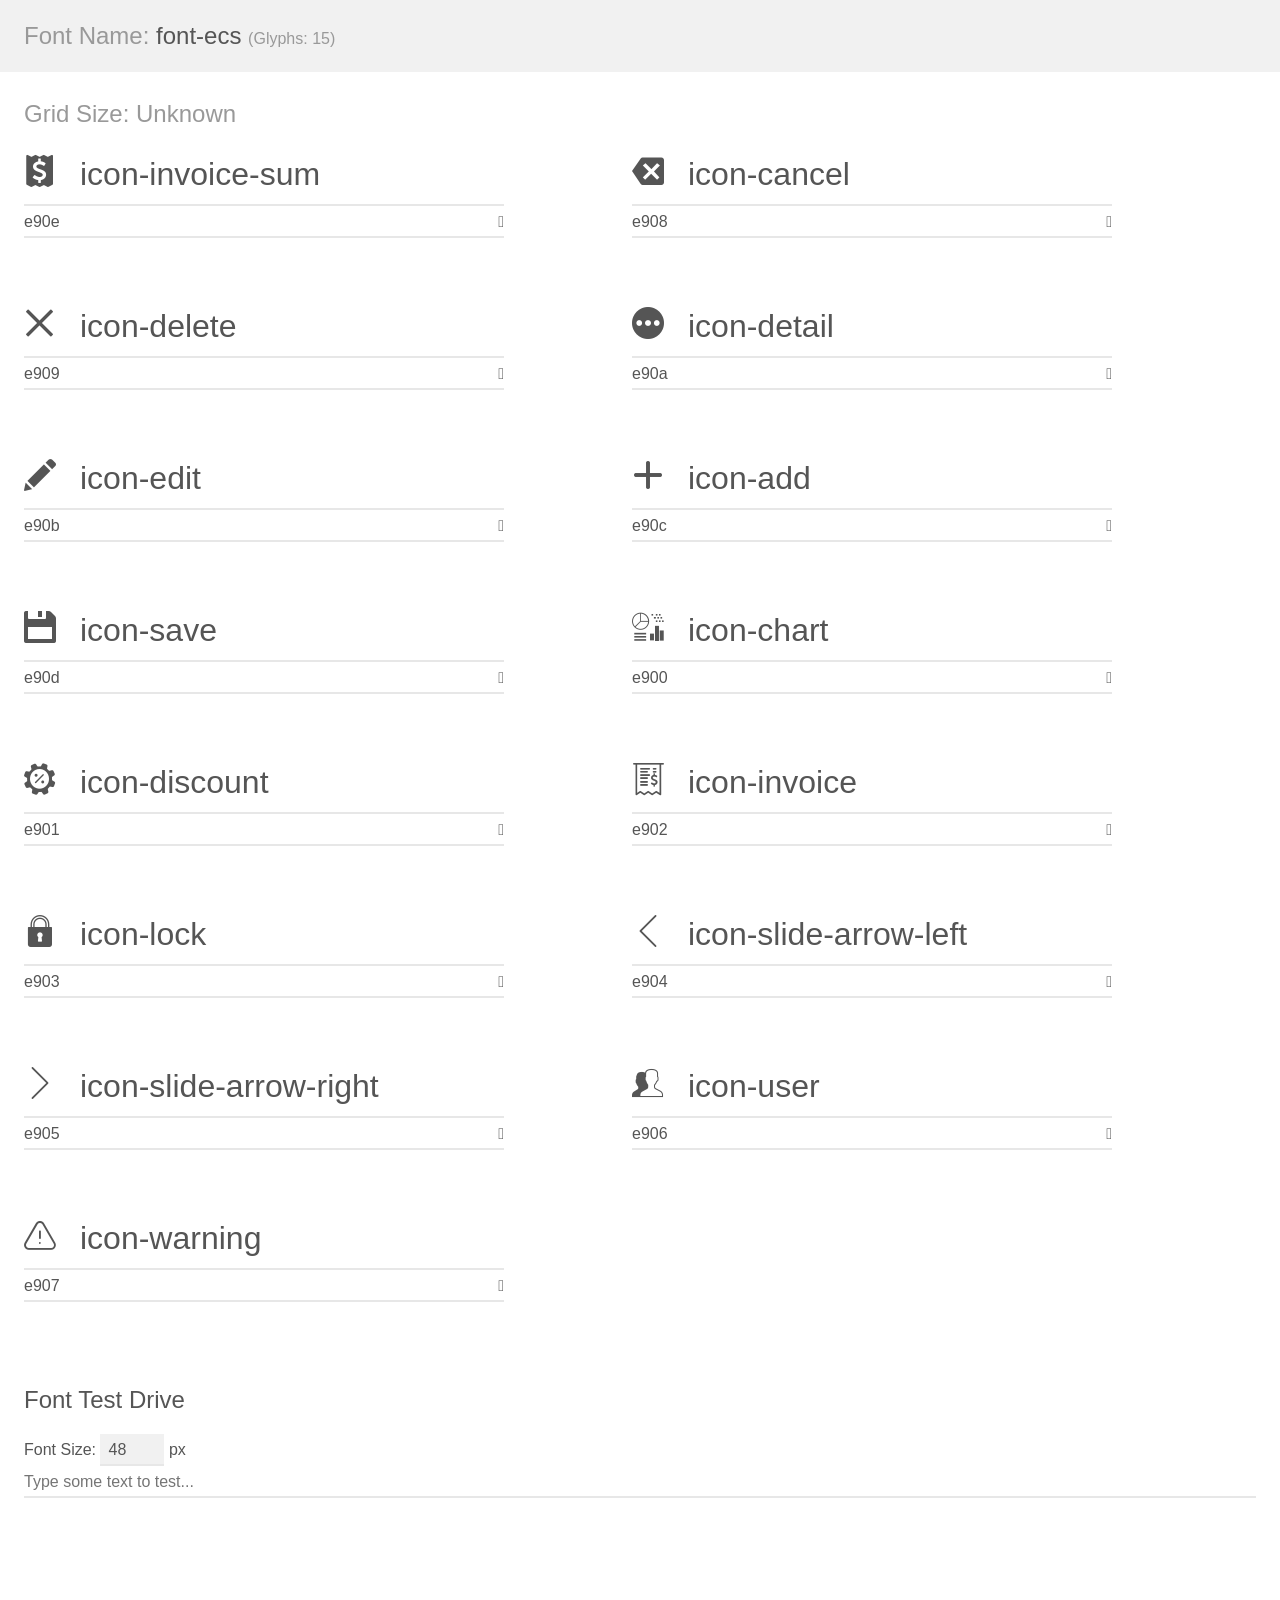
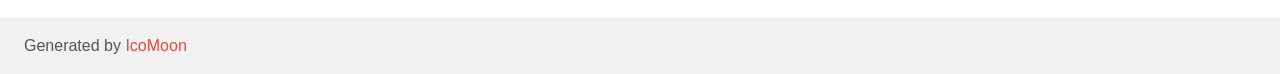
<file: assets/vendors/font-ecs/demo.html>
<!doctype html>
<html>
<head>
    <meta charset="utf-8">
    <title>IcoMoon Demo</title>
    <meta name="description" content="An Icon Font Generated By IcoMoon.io">
    <meta name="viewport" content="width=device-width, initial-scale=1">
    <link rel="stylesheet" href="demo-files/demo.css">
    <link rel="stylesheet" href="style.css"></head>
<body>
    <div class="bgc1 clearfix">
        <h1 class="mhmm mvm"><span class="fgc1">Font Name:</span> font-ecs <small class="fgc1">(Glyphs:&nbsp;15)</small></h1>
    </div>
    <div class="clearfix mhl ptl">
        <h1 class="mvm mtn fgc1">Grid Size: Unknown</h1>
        <div class="glyph fs1">
            <div class="clearfix bshadow0 pbs">
                <i class="icon-invoice-sum">
                
                </i>
                <span class="mls"> icon-invoice-sum</span>
            </div>
            <fieldset class="fs0 size1of1 clearfix hidden-false">
                <input type="text" readonly value="e90e" class="unit size1of2" />
                <input type="text" maxlength="1" readonly value="&#xe90e;" class="unitRight size1of2 talign-right" />
            </fieldset>
            <div class="fs0 bshadow0 clearfix hidden-true">
                <span class="unit pvs fgc1">liga: </span>
                <input type="text" readonly value="" class="liga unitRight" />
            </div>
        </div>
        <div class="glyph fs1">
            <div class="clearfix bshadow0 pbs">
                <i class="icon-cancel">
                
                </i>
                <span class="mls"> icon-cancel</span>
            </div>
            <fieldset class="fs0 size1of1 clearfix hidden-false">
                <input type="text" readonly value="e908" class="unit size1of2" />
                <input type="text" maxlength="1" readonly value="&#xe908;" class="unitRight size1of2 talign-right" />
            </fieldset>
            <div class="fs0 bshadow0 clearfix hidden-true">
                <span class="unit pvs fgc1">liga: </span>
                <input type="text" readonly value="" class="liga unitRight" />
            </div>
        </div>
        <div class="glyph fs1">
            <div class="clearfix bshadow0 pbs">
                <i class="icon-delete">
                
                </i>
                <span class="mls"> icon-delete</span>
            </div>
            <fieldset class="fs0 size1of1 clearfix hidden-false">
                <input type="text" readonly value="e909" class="unit size1of2" />
                <input type="text" maxlength="1" readonly value="&#xe909;" class="unitRight size1of2 talign-right" />
            </fieldset>
            <div class="fs0 bshadow0 clearfix hidden-true">
                <span class="unit pvs fgc1">liga: </span>
                <input type="text" readonly value="" class="liga unitRight" />
            </div>
        </div>
        <div class="glyph fs1">
            <div class="clearfix bshadow0 pbs">
                <i class="icon-detail">
                
                </i>
                <span class="mls"> icon-detail</span>
            </div>
            <fieldset class="fs0 size1of1 clearfix hidden-false">
                <input type="text" readonly value="e90a" class="unit size1of2" />
                <input type="text" maxlength="1" readonly value="&#xe90a;" class="unitRight size1of2 talign-right" />
            </fieldset>
            <div class="fs0 bshadow0 clearfix hidden-true">
                <span class="unit pvs fgc1">liga: </span>
                <input type="text" readonly value="" class="liga unitRight" />
            </div>
        </div>
        <div class="glyph fs1">
            <div class="clearfix bshadow0 pbs">
                <i class="icon-edit">
                
                </i>
                <span class="mls"> icon-edit</span>
            </div>
            <fieldset class="fs0 size1of1 clearfix hidden-false">
                <input type="text" readonly value="e90b" class="unit size1of2" />
                <input type="text" maxlength="1" readonly value="&#xe90b;" class="unitRight size1of2 talign-right" />
            </fieldset>
            <div class="fs0 bshadow0 clearfix hidden-true">
                <span class="unit pvs fgc1">liga: </span>
                <input type="text" readonly value="" class="liga unitRight" />
            </div>
        </div>
        <div class="glyph fs1">
            <div class="clearfix bshadow0 pbs">
                <i class="icon-add">
                
                </i>
                <span class="mls"> icon-add</span>
            </div>
            <fieldset class="fs0 size1of1 clearfix hidden-false">
                <input type="text" readonly value="e90c" class="unit size1of2" />
                <input type="text" maxlength="1" readonly value="&#xe90c;" class="unitRight size1of2 talign-right" />
            </fieldset>
            <div class="fs0 bshadow0 clearfix hidden-true">
                <span class="unit pvs fgc1">liga: </span>
                <input type="text" readonly value="" class="liga unitRight" />
            </div>
        </div>
        <div class="glyph fs1">
            <div class="clearfix bshadow0 pbs">
                <i class="icon-save">
                
                </i>
                <span class="mls"> icon-save</span>
            </div>
            <fieldset class="fs0 size1of1 clearfix hidden-false">
                <input type="text" readonly value="e90d" class="unit size1of2" />
                <input type="text" maxlength="1" readonly value="&#xe90d;" class="unitRight size1of2 talign-right" />
            </fieldset>
            <div class="fs0 bshadow0 clearfix hidden-true">
                <span class="unit pvs fgc1">liga: </span>
                <input type="text" readonly value="" class="liga unitRight" />
            </div>
        </div>
        <div class="glyph fs1">
            <div class="clearfix bshadow0 pbs">
                <i class="icon-chart">
                
                </i>
                <span class="mls"> icon-chart</span>
            </div>
            <fieldset class="fs0 size1of1 clearfix hidden-false">
                <input type="text" readonly value="e900" class="unit size1of2" />
                <input type="text" maxlength="1" readonly value="&#xe900;" class="unitRight size1of2 talign-right" />
            </fieldset>
            <div class="fs0 bshadow0 clearfix hidden-true">
                <span class="unit pvs fgc1">liga: </span>
                <input type="text" readonly value="" class="liga unitRight" />
            </div>
        </div>
        <div class="glyph fs1">
            <div class="clearfix bshadow0 pbs">
                <i class="icon-discount">
                
                </i>
                <span class="mls"> icon-discount</span>
            </div>
            <fieldset class="fs0 size1of1 clearfix hidden-false">
                <input type="text" readonly value="e901" class="unit size1of2" />
                <input type="text" maxlength="1" readonly value="&#xe901;" class="unitRight size1of2 talign-right" />
            </fieldset>
            <div class="fs0 bshadow0 clearfix hidden-true">
                <span class="unit pvs fgc1">liga: </span>
                <input type="text" readonly value="" class="liga unitRight" />
            </div>
        </div>
        <div class="glyph fs1">
            <div class="clearfix bshadow0 pbs">
                <i class="icon-invoice">
                
                </i>
                <span class="mls"> icon-invoice</span>
            </div>
            <fieldset class="fs0 size1of1 clearfix hidden-false">
                <input type="text" readonly value="e902" class="unit size1of2" />
                <input type="text" maxlength="1" readonly value="&#xe902;" class="unitRight size1of2 talign-right" />
            </fieldset>
            <div class="fs0 bshadow0 clearfix hidden-true">
                <span class="unit pvs fgc1">liga: </span>
                <input type="text" readonly value="" class="liga unitRight" />
            </div>
        </div>
        <div class="glyph fs1">
            <div class="clearfix bshadow0 pbs">
                <i class="icon-lock">
                
                </i>
                <span class="mls"> icon-lock</span>
            </div>
            <fieldset class="fs0 size1of1 clearfix hidden-false">
                <input type="text" readonly value="e903" class="unit size1of2" />
                <input type="text" maxlength="1" readonly value="&#xe903;" class="unitRight size1of2 talign-right" />
            </fieldset>
            <div class="fs0 bshadow0 clearfix hidden-true">
                <span class="unit pvs fgc1">liga: </span>
                <input type="text" readonly value="" class="liga unitRight" />
            </div>
        </div>
        <div class="glyph fs1">
            <div class="clearfix bshadow0 pbs">
                <i class="icon-slide-arrow-left">
                
                </i>
                <span class="mls"> icon-slide-arrow-left</span>
            </div>
            <fieldset class="fs0 size1of1 clearfix hidden-false">
                <input type="text" readonly value="e904" class="unit size1of2" />
                <input type="text" maxlength="1" readonly value="&#xe904;" class="unitRight size1of2 talign-right" />
            </fieldset>
            <div class="fs0 bshadow0 clearfix hidden-true">
                <span class="unit pvs fgc1">liga: </span>
                <input type="text" readonly value="" class="liga unitRight" />
            </div>
        </div>
        <div class="glyph fs1">
            <div class="clearfix bshadow0 pbs">
                <i class="icon-slide-arrow-right">
                
                </i>
                <span class="mls"> icon-slide-arrow-right</span>
            </div>
            <fieldset class="fs0 size1of1 clearfix hidden-false">
                <input type="text" readonly value="e905" class="unit size1of2" />
                <input type="text" maxlength="1" readonly value="&#xe905;" class="unitRight size1of2 talign-right" />
            </fieldset>
            <div class="fs0 bshadow0 clearfix hidden-true">
                <span class="unit pvs fgc1">liga: </span>
                <input type="text" readonly value="" class="liga unitRight" />
            </div>
        </div>
        <div class="glyph fs1">
            <div class="clearfix bshadow0 pbs">
                <i class="icon-user">
                
                </i>
                <span class="mls"> icon-user</span>
            </div>
            <fieldset class="fs0 size1of1 clearfix hidden-false">
                <input type="text" readonly value="e906" class="unit size1of2" />
                <input type="text" maxlength="1" readonly value="&#xe906;" class="unitRight size1of2 talign-right" />
            </fieldset>
            <div class="fs0 bshadow0 clearfix hidden-true">
                <span class="unit pvs fgc1">liga: </span>
                <input type="text" readonly value="" class="liga unitRight" />
            </div>
        </div>
        <div class="glyph fs1">
            <div class="clearfix bshadow0 pbs">
                <i class="icon-warning">
                
                </i>
                <span class="mls"> icon-warning</span>
            </div>
            <fieldset class="fs0 size1of1 clearfix hidden-false">
                <input type="text" readonly value="e907" class="unit size1of2" />
                <input type="text" maxlength="1" readonly value="&#xe907;" class="unitRight size1of2 talign-right" />
            </fieldset>
            <div class="fs0 bshadow0 clearfix hidden-true">
                <span class="unit pvs fgc1">liga: </span>
                <input type="text" readonly value="" class="liga unitRight" />
            </div>
        </div>
    </div>

    <!--[if gt IE 8]><!-->
    <div class="mhl clearfix mbl">
        <h1>Font Test Drive</h1>
        <label>
            Font Size: <input id="fontSize" type="number" class="textbox0 mbm"
            min="8" value="48" />
            px
        </label>
        <input id="testText" type="text" class="phl size1of1 mvl"
        placeholder="Type some text to test..." value=""/>
        <div id="testDrive" class="icomoon-liga">&nbsp;
        </div>
    </div>
    <!--<![endif]-->
    <div class="bgc1 clearfix">
        <p class="mhl">Generated by <a href="https://icomoon.io/app">IcoMoon</a></p>
    </div>

    <script src="demo-files/demo.js"></script>
</body>
</html>
</file>
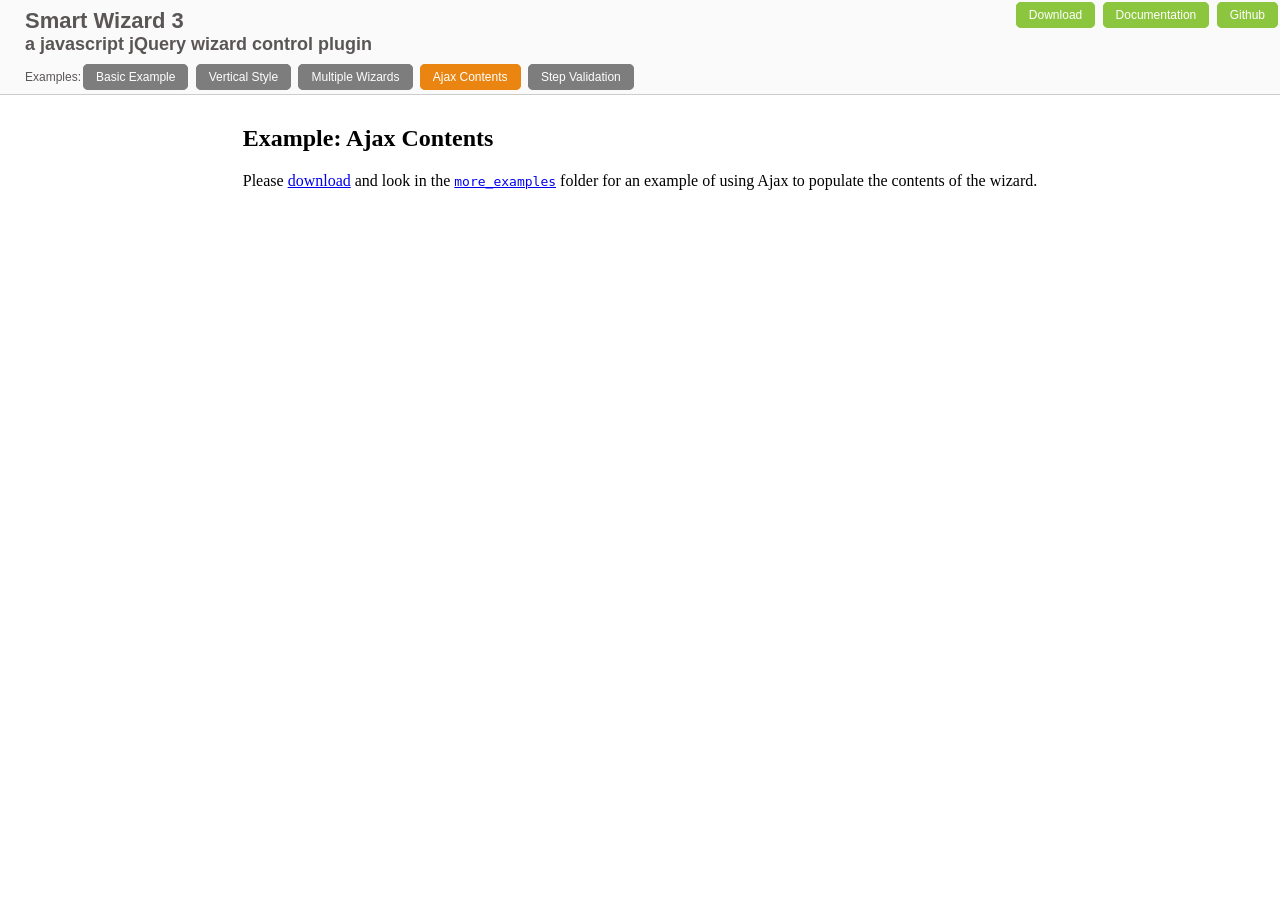
<file: assets/vendors/jQuery-Smart-Wizard/smartwizard2-ajax.htm>
<!DOCTYPE HTML PUBLIC "-//W3C//DTD XHTML 1.0 Transitional//EN" "http://www.w3.org/TR/xhtml1/DTD/xhtml1-transitional.dtd">
<html xmlns="http://www.w3.org/1999/xhtml"><head>
<meta http-equiv="Content-Type" content="text/html; charset=UTF-8">
<title>Smart Wizard 2 - Basic Example  - a javascript jQuery wizard control plugin</title>
<link href="styles/demo_style.css" rel="stylesheet" type="text/css">

<link href="styles/smart_wizard.css" rel="stylesheet" type="text/css">
<script type="text/javascript" src="js/jquery-1.4.2.min.js"></script>
<script type="text/javascript" src="js/jquery.smartWizard.js"></script>

<script type="text/javascript">
</script>

</head><body>

<div class="demoHead">   
  <div>
    <div style="float:left;">
      <h1>Smart Wizard 3</h1>
      <h2>a javascript jQuery wizard control plugin</h2>
    </div>
    <div style="float:right;" class="demoNavLinks">
      <a href="https://github.com/mstratman/jQuery-Smart-Wizard/tarball/master" class="btn">Download</a>
      <a href="https://github.com/mstratman/jQuery-Smart-Wizard/blob/master/README.md" class="btn">Documentation</a>
      <a href="https://github.com/mstratman/jQuery-Smart-Wizard" class="btn">Github</a>
    </div>
    <div style="clear:both;"></div>
  </div>

  <div style="margin-top:15px;">
    <div style="float:left"><h3>Examples:</h3></div>
    <div style="float:left" class="demoExampleLinks">
      <a href="index.htm" class="btn">Basic Example</a>
      <a href="smartwizard2-vertical.htm" class="btn">Vertical Style</a>
      <a href="smartwizard2-multiple.htm" class="btn">Multiple Wizards</a>
      <a href="smartwizard2-ajax.htm" class="btn selected">Ajax Contents</a>
      <a href="smartwizard2-validation.htm" class="btn">Step Validation</a>  
    </div>
    <div style="clear:both;"></div>
  </div>

</div>

<table align="center" border="0" cellpadding="0" cellspacing="0">
<tr><td> 
        <h2>Example: Ajax Contents</h2>
        <p>
            Please
            <a href="https://github.com/mstratman/jQuery-Smart-Wizard/tarball/master">download</a>
            and look in the
            <code><a href="https://github.com/mstratman/jQuery-Smart-Wizard/tree/master/more_examples">more_examples</a></code>
            folder for an example of using Ajax to populate the contents of the
            wizard.
        </p>
</td></tr>
</table>
    		
</body>
</html>
</file>
<file: assets/vendors/jQuery-Smart-Wizard/styles/demo_style.css>
body {
  margin:0;
  padding:0;      
}
.demoHead { 
  display:block;  
  margin-bottom:10px;   
  border: 0;
  padding: 0;
  padding-top: 8px;
  padding-bottom:10px;    
  border-bottom: 1px solid #CCC;
  font: normal 12px Verdana, Arial, Helvetica, sans-serif; 
  color: #5A5655;   
  background-color: #FAFAFA;    
}
.demoHead .demoExampleLinks {
  text-align:center;
}
.demoHead h1,.demoHead h2,.demoHead h3{
  margin-top:0;
  margin-bottom:0;
  margin-left:25px;
  padding-top:0;
  padding-bottom:0;
}
.demoHead h1{
  font: bold 22px Verdana, Arial, Helvetica, sans-serif;
}
.demoHead h2{
  font: bold 18px Verdana, Arial, Helvetica, sans-serif;
}
.demoHead h3{
  font: normal 12px Verdana, Arial, Helvetica, sans-serif;
}
.demoHead a.btn{
  -moz-border-radius    : 5px;
  -webkit-border-radius : 5px;
  background            : #7D7D7D;
  color                 : #FFF;
  margin                : 2px 2px 0px 2px;
  padding               : 5px 12px 5px 12px;
  text-align            : center;
  border                : 1px solid #7D7D7D;    
  text-decoration       : none; 
}
.demoHead .demoNavLinks a.btn {
  color:#FFF;
  background: #8CC63F;
  border: 1px solid #8CC63F;
}
.demoHead a.btn:hover{
  background      : #EA8511;
  color           : #FFFFFF;
  border          : 1px solid #EA8511; 
  text-decoration : none; 
}
.demoHead .demoNavLinks a.btn:hover {
  color:#5A5655;
  background: #8CC63F;
  border: 1px solid #5A5655;
}
.demoHead a.selected{
  -moz-border-radius    : 5px;
  -webkit-border-radius : 5px;
  background            : #EA8511;
  color                 : #FFFFFF;
  margin                : 2px 2px 0px 2px;
  padding               : 5px 12px 5px 12px;
  text-align            : center;
  border                : 1px solid #EA8511;    
  text-decoration       : none; 
}
</file>
<file: assets/vendors/bootstrap-daterangepicker/daterangepicker.css>
.daterangepicker {
  position: absolute;
  color: inherit;
  background-color: #fff;
  border-radius: 4px;
  width: 278px;
  padding: 4px;
  margin-top: 1px;
  top: 100px;
  left: 20px;
  /* Calendars */ }
  .daterangepicker:before, .daterangepicker:after {
    position: absolute;
    display: inline-block;
    border-bottom-color: rgba(0, 0, 0, 0.2);
    content: ''; }
  .daterangepicker:before {
    top: -7px;
    border-right: 7px solid transparent;
    border-left: 7px solid transparent;
    border-bottom: 7px solid #ccc; }
  .daterangepicker:after {
    top: -6px;
    border-right: 6px solid transparent;
    border-bottom: 6px solid #fff;
    border-left: 6px solid transparent; }
  .daterangepicker.opensleft:before {
    right: 9px; }
  .daterangepicker.opensleft:after {
    right: 10px; }
  .daterangepicker.openscenter:before {
    left: 0;
    right: 0;
    width: 0;
    margin-left: auto;
    margin-right: auto; }
  .daterangepicker.openscenter:after {
    left: 0;
    right: 0;
    width: 0;
    margin-left: auto;
    margin-right: auto; }
  .daterangepicker.opensright:before {
    left: 9px; }
  .daterangepicker.opensright:after {
    left: 10px; }
  .daterangepicker.dropup {
    margin-top: -5px; }
    .daterangepicker.dropup:before {
      top: initial;
      bottom: -7px;
      border-bottom: initial;
      border-top: 7px solid #ccc; }
    .daterangepicker.dropup:after {
      top: initial;
      bottom: -6px;
      border-bottom: initial;
      border-top: 6px solid #fff; }
  .daterangepicker.dropdown-menu {
    max-width: none;
    z-index: 3001; }
  .daterangepicker.single .ranges, .daterangepicker.single .calendar {
    float: none; }
  .daterangepicker.show-calendar .calendar {
    display: block; }
  .daterangepicker .calendar {
    display: none;
    max-width: 270px;
    margin: 4px; }
    .daterangepicker .calendar.single .calendar-table {
      border: none; }
    .daterangepicker .calendar th, .daterangepicker .calendar td {
      white-space: nowrap;
      text-align: center;
      min-width: 32px; }
  .daterangepicker .calendar-table {
    border: 1px solid #fff;
    padding: 4px;
    border-radius: 4px;
    background-color: #fff; }
  .daterangepicker table {
    width: 100%;
    margin: 0; }
  .daterangepicker td, .daterangepicker th {
    text-align: center;
    width: 20px;
    height: 20px;
    border-radius: 4px;
    border: 1px solid transparent;
    white-space: nowrap;
    cursor: pointer; }
    .daterangepicker td.available:hover, .daterangepicker th.available:hover {
      background-color: #eee;
      border-color: transparent;
      color: inherit; }
    .daterangepicker td.week, .daterangepicker th.week {
      font-size: 80%;
      color: #ccc; }
  .daterangepicker td.off, .daterangepicker td.off.in-range, .daterangepicker td.off.start-date, .daterangepicker td.off.end-date {
    background-color: #fff;
    border-color: transparent;
    color: #999; }
  .daterangepicker td.in-range {
    background-color: #ebf4f8;
    border-color: transparent;
    color: #000;
    border-radius: 0; }
  .daterangepicker td.start-date {
    border-radius: 4px 0 0 4px; }
  .daterangepicker td.end-date {
    border-radius: 0 4px 4px 0; }
  .daterangepicker td.start-date.end-date {
    border-radius: 4px; }
  .daterangepicker td.active, .daterangepicker td.active:hover {
    background-color: #357ebd;
    border-color: transparent;
    color: #fff; }
  .daterangepicker th.month {
    width: auto; }
  .daterangepicker td.disabled, .daterangepicker option.disabled {
    color: #999;
    cursor: not-allowed;
    text-decoration: line-through; }
  .daterangepicker select.monthselect, .daterangepicker select.yearselect {
    font-size: 12px;
    padding: 1px;
    height: auto;
    margin: 0;
    cursor: default; }
  .daterangepicker select.monthselect {
    margin-right: 2%;
    width: 56%; }
  .daterangepicker select.yearselect {
    width: 40%; }
  .daterangepicker select.hourselect, .daterangepicker select.minuteselect, .daterangepicker select.secondselect, .daterangepicker select.ampmselect {
    width: 50px;
    margin-bottom: 0; }
  .daterangepicker .input-mini {
    border: 1px solid #ccc;
    border-radius: 4px;
    color: #555;
    height: 30px;
    line-height: 30px;
    display: block;
    vertical-align: middle;
    margin: 0 0 5px 0;
    padding: 0 6px 0 28px;
    width: 100%; }
    .daterangepicker .input-mini.active {
      border: 1px solid #08c;
      border-radius: 4px; }
  .daterangepicker .daterangepicker_input {
    position: relative; }
    .daterangepicker .daterangepicker_input i {
      position: absolute;
      left: 8px;
      top: 8px; }
  .daterangepicker.rtl .input-mini {
    padding-right: 28px;
    padding-left: 6px; }
  .daterangepicker.rtl .daterangepicker_input i {
    left: auto;
    right: 8px; }
  .daterangepicker .calendar-time {
    text-align: center;
    margin: 5px auto;
    line-height: 30px;
    position: relative;
    padding-left: 28px; }
    .daterangepicker .calendar-time select.disabled {
      color: #ccc;
      cursor: not-allowed; }

.ranges {
  font-size: 11px;
  float: none;
  margin: 4px;
  text-align: left; }
  .ranges ul {
    list-style: none;
    margin: 0 auto;
    padding: 0;
    width: 100%; }
  .ranges li {
    font-size: 13px;
    background-color: #f5f5f5;
    border: 1px solid #f5f5f5;
    border-radius: 4px;
    color: #08c;
    padding: 3px 12px;
    margin-bottom: 8px;
    cursor: pointer; }
    .ranges li:hover {
      background-color: #08c;
      border: 1px solid #08c;
      color: #fff; }
    .ranges li.active {
      background-color: #08c;
      border: 1px solid #08c;
      color: #fff; }

/*  Larger Screen Styling */
@media (min-width: 564px) {
  .daterangepicker {
    width: auto; }
    .daterangepicker .ranges ul {
      width: 160px; }
    .daterangepicker.single .ranges ul {
      width: 100%; }
    .daterangepicker.single .calendar.left {
      clear: none; }
    .daterangepicker.single.ltr .ranges, .daterangepicker.single.ltr .calendar {
      float: left; }
    .daterangepicker.single.rtl .ranges, .daterangepicker.single.rtl .calendar {
      float: right; }
    .daterangepicker.ltr {
      direction: ltr;
      text-align: left; }
      .daterangepicker.ltr .calendar.left {
        clear: left;
        margin-right: 0; }
        .daterangepicker.ltr .calendar.left .calendar-table {
          border-right: none;
          border-top-right-radius: 0;
          border-bottom-right-radius: 0; }
      .daterangepicker.ltr .calendar.right {
        margin-left: 0; }
        .daterangepicker.ltr .calendar.right .calendar-table {
          border-left: none;
          border-top-left-radius: 0;
          border-bottom-left-radius: 0; }
      .daterangepicker.ltr .left .daterangepicker_input {
        padding-right: 12px; }
      .daterangepicker.ltr .calendar.left .calendar-table {
        padding-right: 12px; }
      .daterangepicker.ltr .ranges, .daterangepicker.ltr .calendar {
        float: left; }
    .daterangepicker.rtl {
      direction: rtl;
      text-align: right; }
      .daterangepicker.rtl .calendar.left {
        clear: right;
        margin-left: 0; }
        .daterangepicker.rtl .calendar.left .calendar-table {
          border-left: none;
          border-top-left-radius: 0;
          border-bottom-left-radius: 0; }
      .daterangepicker.rtl .calendar.right {
        margin-right: 0; }
        .daterangepicker.rtl .calendar.right .calendar-table {
          border-right: none;
          border-top-right-radius: 0;
          border-bottom-right-radius: 0; }
      .daterangepicker.rtl .left .daterangepicker_input {
        padding-left: 12px; }
      .daterangepicker.rtl .calendar.left .calendar-table {
        padding-left: 12px; }
      .daterangepicker.rtl .ranges, .daterangepicker.rtl .calendar {
        text-align: right;
        float: right; } }
@media (min-width: 730px) {
  .daterangepicker .ranges {
    width: auto; }
  .daterangepicker.ltr .ranges {
    float: left; }
  .daterangepicker.rtl .ranges {
    float: right; }
  .daterangepicker .calendar.left {
    clear: none !important; } }
</file>
<file: assets/vendors/font-ecs/demo-files/demo.css>
body {
  padding: 0;
  margin: 0;
  font-family: sans-serif;
  font-size: 1em;
  line-height: 1.5;
  color: #555;
  background: #fff;
}
h1 {
  font-size: 1.5em;
  font-weight: normal;
}
small {
  font-size: .66666667em;
}
a {
  color: #e74c3c;
  text-decoration: none;
}
a:hover, a:focus {
  box-shadow: 0 1px #e74c3c;
}
.bshadow0, input {
  box-shadow: inset 0 -2px #e7e7e7;
}
input:hover {
  box-shadow: inset 0 -2px #ccc;
}
input, fieldset {
  font-family: sans-serif;
  font-size: 1em;
  margin: 0;
  padding: 0;
  border: 0;
}
input {
  color: inherit;
  line-height: 1.5;
  height: 1.5em;
  padding: .25em 0;
}
input:focus {
  outline: none;
  box-shadow: inset 0 -2px #449fdb;
}
.glyph {
  font-size: 16px;
  width: 15em;
  padding-bottom: 1em;
  margin-right: 4em;
  margin-bottom: 1em;
  float: left;
  overflow: hidden;
}
.liga {
  width: 80%;
  width: calc(100% - 2.5em);
}
.talign-right {
  text-align: right;
}
.talign-center {
  text-align: center;
}
.bgc1 {
  background: #f1f1f1;
}
.fgc1 {
  color: #999;
}
.fgc0 {
  color: #000;
}
p {
  margin-top: 1em;
  margin-bottom: 1em;
}
.mvm {
  margin-top: .75em;
  margin-bottom: .75em;
}
.mtn {
  margin-top: 0;
}
.mtl, .mal {
  margin-top: 1.5em;
}
.mbl, .mal {
  margin-bottom: 1.5em;
}
.mal, .mhl {
  margin-left: 1.5em;
  margin-right: 1.5em;
}
.mhmm {
  margin-left: 1em;
  margin-right: 1em;
}
.mls {
  margin-left: .25em;
}
.ptl {
  padding-top: 1.5em;
}
.pbs, .pvs {
  padding-bottom: .25em;
}
.pvs, .pts {
  padding-top: .25em;
}
.unit {
  float: left;
}
.unitRight {
  float: right;
}
.size1of2 {
  width: 50%;
}
.size1of1 {
  width: 100%;
}
.clearfix:before, .clearfix:after {
  content: " ";
  display: table;
}
.clearfix:after {
  clear: both;
}
.hidden-true {
  display: none;
}
.textbox0 {
  width: 3em;
  background: #f1f1f1;
  padding: .25em .5em;
  line-height: 1.5;
  height: 1.5em;
}
#testDrive {
  display: block;
  padding-top: 24px;
  line-height: 1.5;
}
.fs0 {
  font-size: 16px;
}
.fs1 {
  font-size: 32px;
}
</file>
<file: assets/vendors/font-ecs/style.css>
@font-face {
  font-family: 'font-ecs';
  src:  url('fonts/font-ecs.eot?ewo8tz');
  src:  url('fonts/font-ecs.eot?ewo8tz#iefix') format('embedded-opentype'),
    url('fonts/font-ecs.ttf?ewo8tz') format('truetype'),
    url('fonts/font-ecs.woff?ewo8tz') format('woff'),
    url('fonts/font-ecs.svg?ewo8tz#font-ecs') format('svg');
  font-weight: normal;
  font-style: normal;
}

i {
  /* use !important to prevent issues with browser extensions that change fonts */
  font-family: 'font-ecs' !important;
  speak: none;
  font-style: normal;
  font-weight: normal;
  font-variant: normal;
  text-transform: none;
  line-height: 1;

  /* Better Font Rendering =========== */
  -webkit-font-smoothing: antialiased;
  -moz-osx-font-smoothing: grayscale;
}

.icon-invoice-sum:before {
  content: "\e90e";
}
.icon-cancel:before {
  content: "\e908";
}
.icon-delete:before {
  content: "\e909";
}
.icon-detail:before {
  content: "\e90a";
}
.icon-edit:before {
  content: "\e90b";
}
.icon-add:before {
  content: "\e90c";
}
.icon-save:before {
  content: "\e90d";
}
.icon-chart:before {
  content: "\e900";
}
.icon-discount:before {
  content: "\e901";
}
.icon-invoice:before {
  content: "\e902";
}
.icon-lock:before {
  content: "\e903";
}
.icon-slide-arrow-left:before {
  content: "\e904";
}
.icon-slide-arrow-right:before {
  content: "\e905";
}
.icon-user:before {
  content: "\e906";
}
.icon-warning:before {
  content: "\e907";
}
</file>
<file: assets/vendors/jQuery-Smart-Wizard/styles/smart_wizard.css>
/*   
  SmartWizard 2.0 plugin 
  jQuery Wizard control Plugin
  by Dipu
  
  http://www.techlaboratory.net
  http://tech-laboratory.blogspot.com
*/
.swMain {
  position:relative;
  display:block;
  margin:0;
  padding:0;
  border: 0px solid #CCC;
  overflow:visible;
  float:left;
  width:980px;
}
.swMain .stepContainer {
  display:block;
  position: relative;
  margin: 0;
  padding:0;    
  border: 0px solid #CCC;    
  overflow:hidden;
  clear:both;
  height:300px;
}

.swMain .stepContainer div.content {
  display:block;
  position: absolute;  
  float:left;
  margin: 0;
  padding:5px;    
  border: 1px solid #CCC; 
  font: normal 12px Verdana, Arial, Helvetica, sans-serif; 
  color:#5A5655;   
  background-color:#F8F8F8;  
  height:300px;
  text-align:left;
  overflow:visible;    
  z-index:88; 
  -webkit-border-radius: 5px;
  -moz-border-radius  : 5px;
  width:968px;
  clear:both;
}

.swMain div.actionBar {
  display:block;
  position: relative; 
  clear:both;
  margin:             3px 0 0 0;   
  border:             1px solid #CCC;
  padding:            0;    
  color:              #5A5655;   
  background-color:   #F8F8F8;
  height:40px;
  text-align:left;
  overflow:auto;    
  z-index:88; 

  -webkit-border-radius: 5px;
  -moz-border-radius  : 5px;
  left:0;
}

.swMain .stepContainer .StepTitle {
  display:block;
  position: relative;
  margin:0;   
  border:1px solid #E0E0E0;
  padding:5px;   
  font: bold 16px Verdana, Arial, Helvetica, sans-serif; 
  color:#5A5655;   
  background-color:#E0E0E0;
  clear:both;
  text-align:left; 
  z-index:88;
  -webkit-border-radius: 5px;
  -moz-border-radius  : 5px;    
}
.swMain ul.anchor {
  position: relative;
  display:block;
  float:left;
  list-style: none;
  padding: 0px;  
  margin: 10px 0;      
  clear: both;
  border: 0px solid #CCCCCC;    
  background: transparent; /*#EEEEEE */
}
.swMain ul.anchor li{ 
  position: relative; 
  display:block;
  margin: 0;
  padding: 0; 
  padding-left:3px;
  padding-right: 3px;
  border: 0px solid #E0E0E0;      
  float: left;
}
/* Anchor Element Style */
.swMain ul.anchor li a {
  display:block;
  position:relative;
  float:left;
  margin:0;
  padding:3px;
  height:60px;
  width:230px;
  text-decoration: none;
  outline-style:none;
  -moz-border-radius  : 5px;
  -webkit-border-radius: 5px;
  z-index:99;
}
.swMain ul.anchor li a .stepNumber{
  position:relative;
  float:left;
  width:30px;
  text-align: center;
  padding:5px;
  padding-top:0;
  font: bold 45px Verdana, Arial, Helvetica, sans-serif;
}
.swMain ul.anchor li a .stepDesc{
  position:relative;
  display:block;
  float:left;
  text-align: left;
  padding:5px;

  font: bold 20px Verdana, Arial, Helvetica, sans-serif;
}
.swMain ul.anchor li a .stepDesc small{
  font: normal 12px Verdana, Arial, Helvetica, sans-serif;
}
.swMain ul.anchor li a.selected{
  color:#F8F8F8;
  background: #EA8511;  /* EA8511 */
  border: 1px solid #EA8511;
  cursor:text;
  -moz-box-shadow: 5px 5px 8px #888;
  -webkit-box-shadow: 5px 5px 8px #888;
  box-shadow: 5px 5px 8px #888;
}
.swMain ul.anchor li a.selected:hover {
  color:#F8F8F8;  
  background: #EA8511;  
}

.swMain ul.anchor li a.done { 
  position:relative;
  color:#FFF;  
  background: #8CC63F;  
  border: 1px solid #8CC63F;   
  z-index:99;
}
.swMain ul.anchor li a.done:hover {
  color:#5A5655;  
  background: #8CC63F; 
  border: 1px solid #5A5655;   
}
.swMain ul.anchor li a.disabled {
  color:#CCCCCC;  
  background: #F8F8F8;
  border: 1px solid #CCC;  
  cursor:text;   
}
.swMain ul.anchor li a.disabled:hover {
  color:#CCCCCC;  
  background: #F8F8F8;     
}

.swMain ul.anchor li a.error {
  color:#6c6c6c !important;  
  background: #f08f75 !important;
  border: 1px solid #fb3500 !important;      
}
.swMain ul.anchor li a.error:hover {
  color:#000 !important;       
}

.swMain .buttonNext {
  display:block;
  float:right;
  margin:5px 3px 0 3px;
  padding:5px;
  text-decoration: none;
  text-align: center;
  font: bold 13px Verdana, Arial, Helvetica, sans-serif;
  width:100px;
  color:#FFF;
  outline-style:none;
  background-color:   #5A5655;
  border: 1px solid #5A5655;
  -moz-border-radius  : 5px; 
  -webkit-border-radius: 5px;    
}
.swMain .buttonDisabled {
  color:#F8F8F8  !important;
  background-color: #CCCCCC !important;
  border: 1px solid #CCCCCC  !important;
  cursor:text;    
}
.swMain .buttonPrevious {
  display:block;
  float:right;
  margin:5px 3px 0 3px;
  padding:5px;
  text-decoration: none;
  text-align: center;
  font: bold 13px Verdana, Arial, Helvetica, sans-serif;
  width:100px;
  color:#FFF;
  outline-style:none;
  background-color:   #5A5655;
  border: 1px solid #5A5655;
  -moz-border-radius  : 5px; 
  -webkit-border-radius: 5px;    
}
.swMain .buttonFinish {
  display:block;
  float:right;
  margin:5px 10px 0 3px;
  padding:5px;
  text-decoration: none;
  text-align: center;
  font: bold 13px Verdana, Arial, Helvetica, sans-serif;
  width:100px;
  color:#FFF;
  outline-style:none;
  background-color:   #5A5655;
  border: 1px solid #5A5655;
  -moz-border-radius  : 5px; 
  -webkit-border-radius: 5px;    
}

/* Form Styles */

.txtBox {
  border:1px solid #CCCCCC;
  color:#5A5655;
  font:13px Verdana,Arial,Helvetica,sans-serif;
  padding:2px;
  width:430px;
}
.txtBox:focus {
  border:1px solid #EA8511;
}

.swMain .loader {
  position:relative;  
  display:none;
  float:left;  
  margin: 2px 0 0 2px;
  padding:8px 10px 8px 40px;
  border: 1px solid #FFD700; 
  font: bold 13px Verdana, Arial, Helvetica, sans-serif; 
  color:#5A5655;       
  background: #FFF url(../images/loader.gif) no-repeat 5px;  
  -moz-border-radius  : 5px;
  -webkit-border-radius: 5px;
  z-index:998;
}
.swMain .msgBox {
  position:relative;  
  display:none;
  float:left;
  margin: 4px 0 0 5px;
  padding:5px;
  border: 1px solid #FFD700; 
  background-color: #FFFFDD;  
  font: normal 12px Verdana, Arial, Helvetica, sans-serif; 
  color:#5A5655;         
  -moz-border-radius  : 5px;
  -webkit-border-radius: 5px;
  z-index:999;
  min-width:200px;  
}
.swMain .msgBox .content {
  font: normal 12px Verdana,Arial,Helvetica,sans-serif;
  padding: 0px;
  float:left;
}
.swMain .msgBox .close {
  border: 1px solid #CCC;
  border-radius: 3px;
  color: #CCC;
  display: block;
  float: right;
  margin: 0 0 0 5px;
  outline-style: none;
  padding: 0 2px 0 2px;
  position: relative;
  text-align: center;
  text-decoration: none;
}
.swMain .msgBox .close:hover{
  color: #EA8511;
  border: 1px solid #EA8511;  
}
</file>
